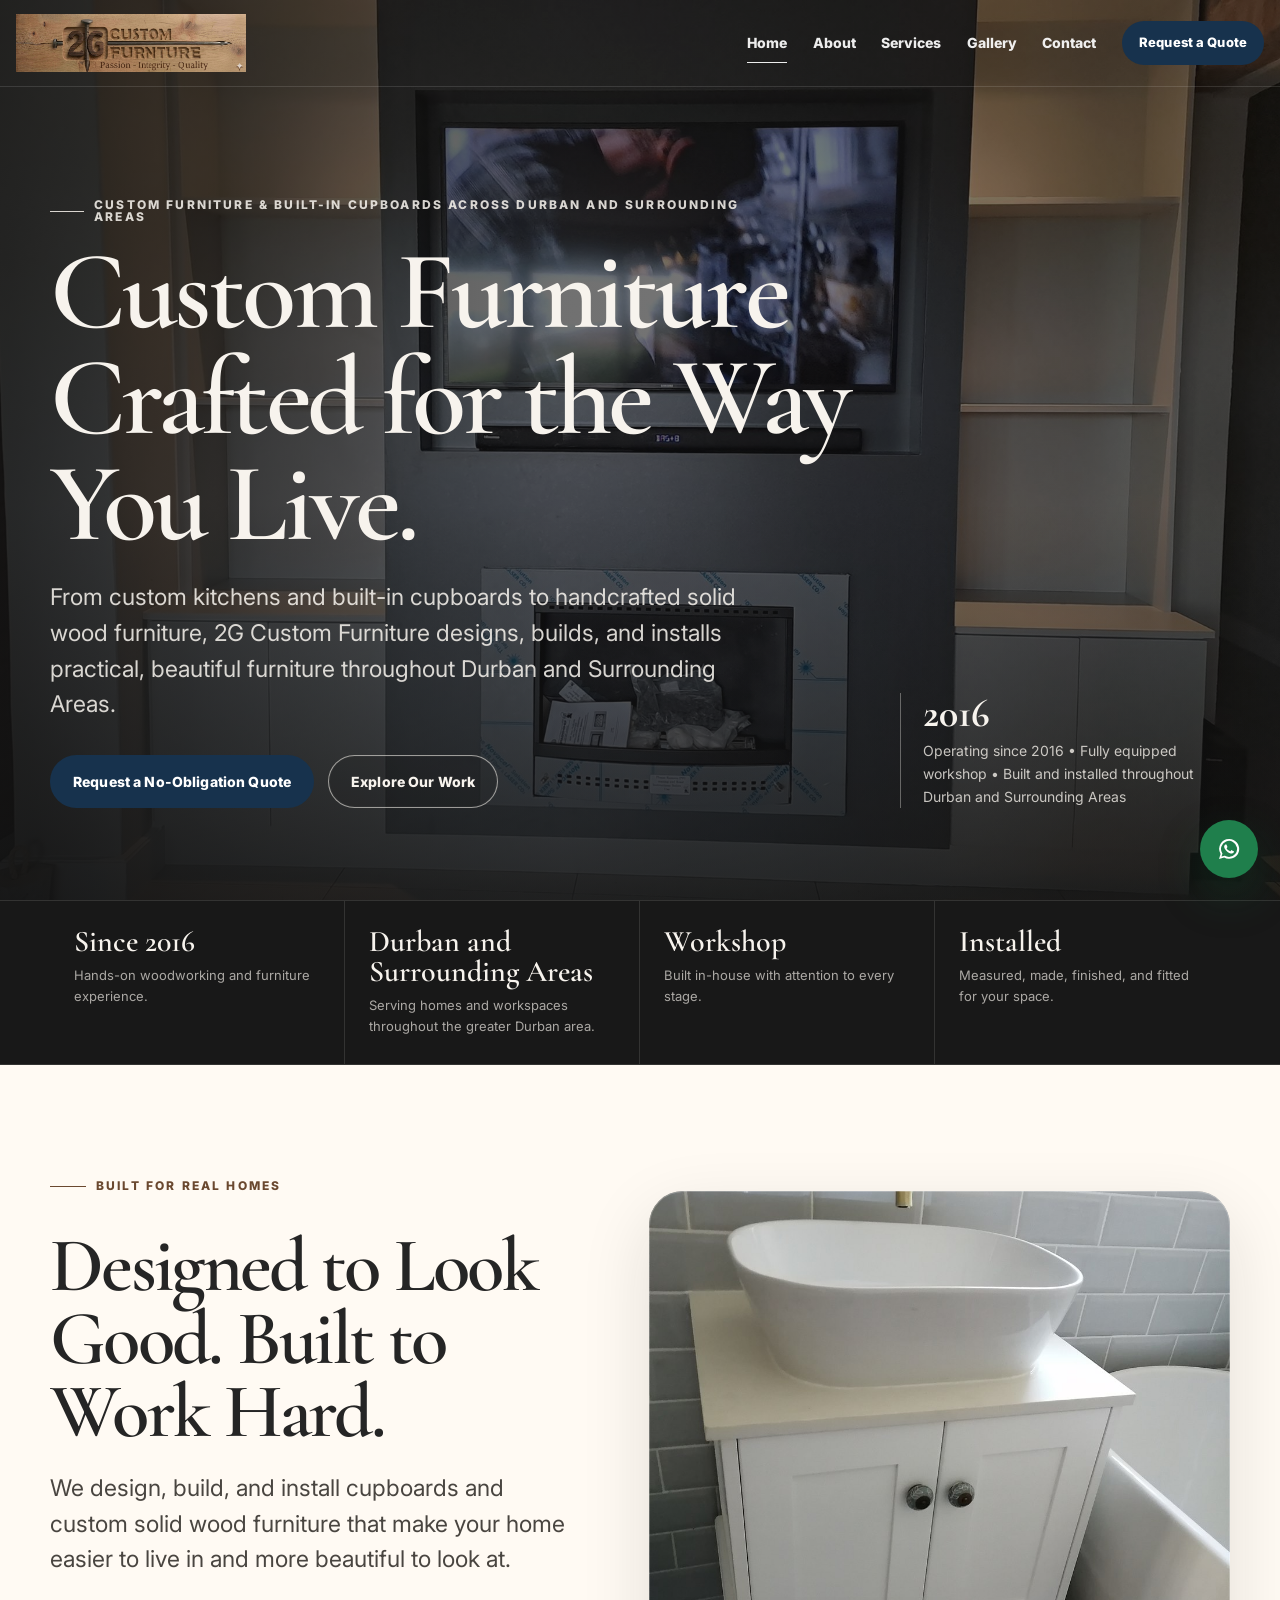
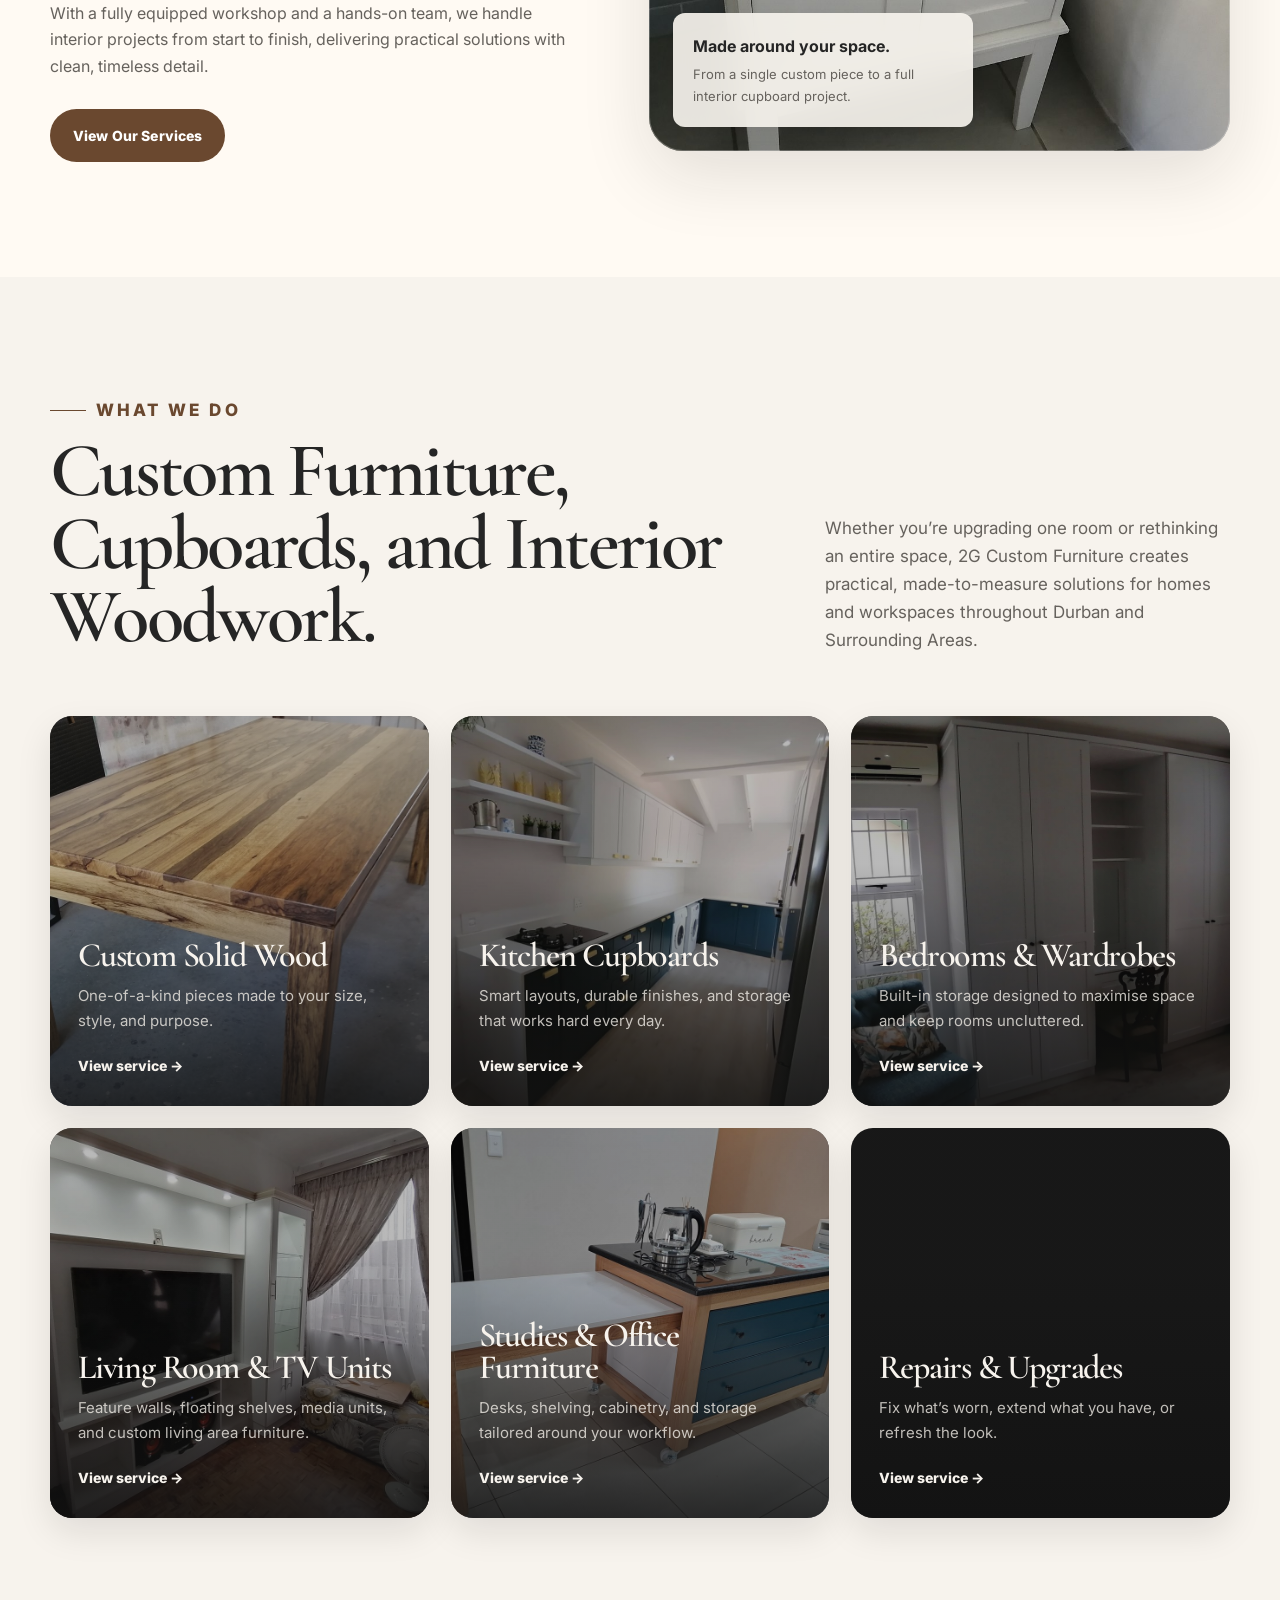
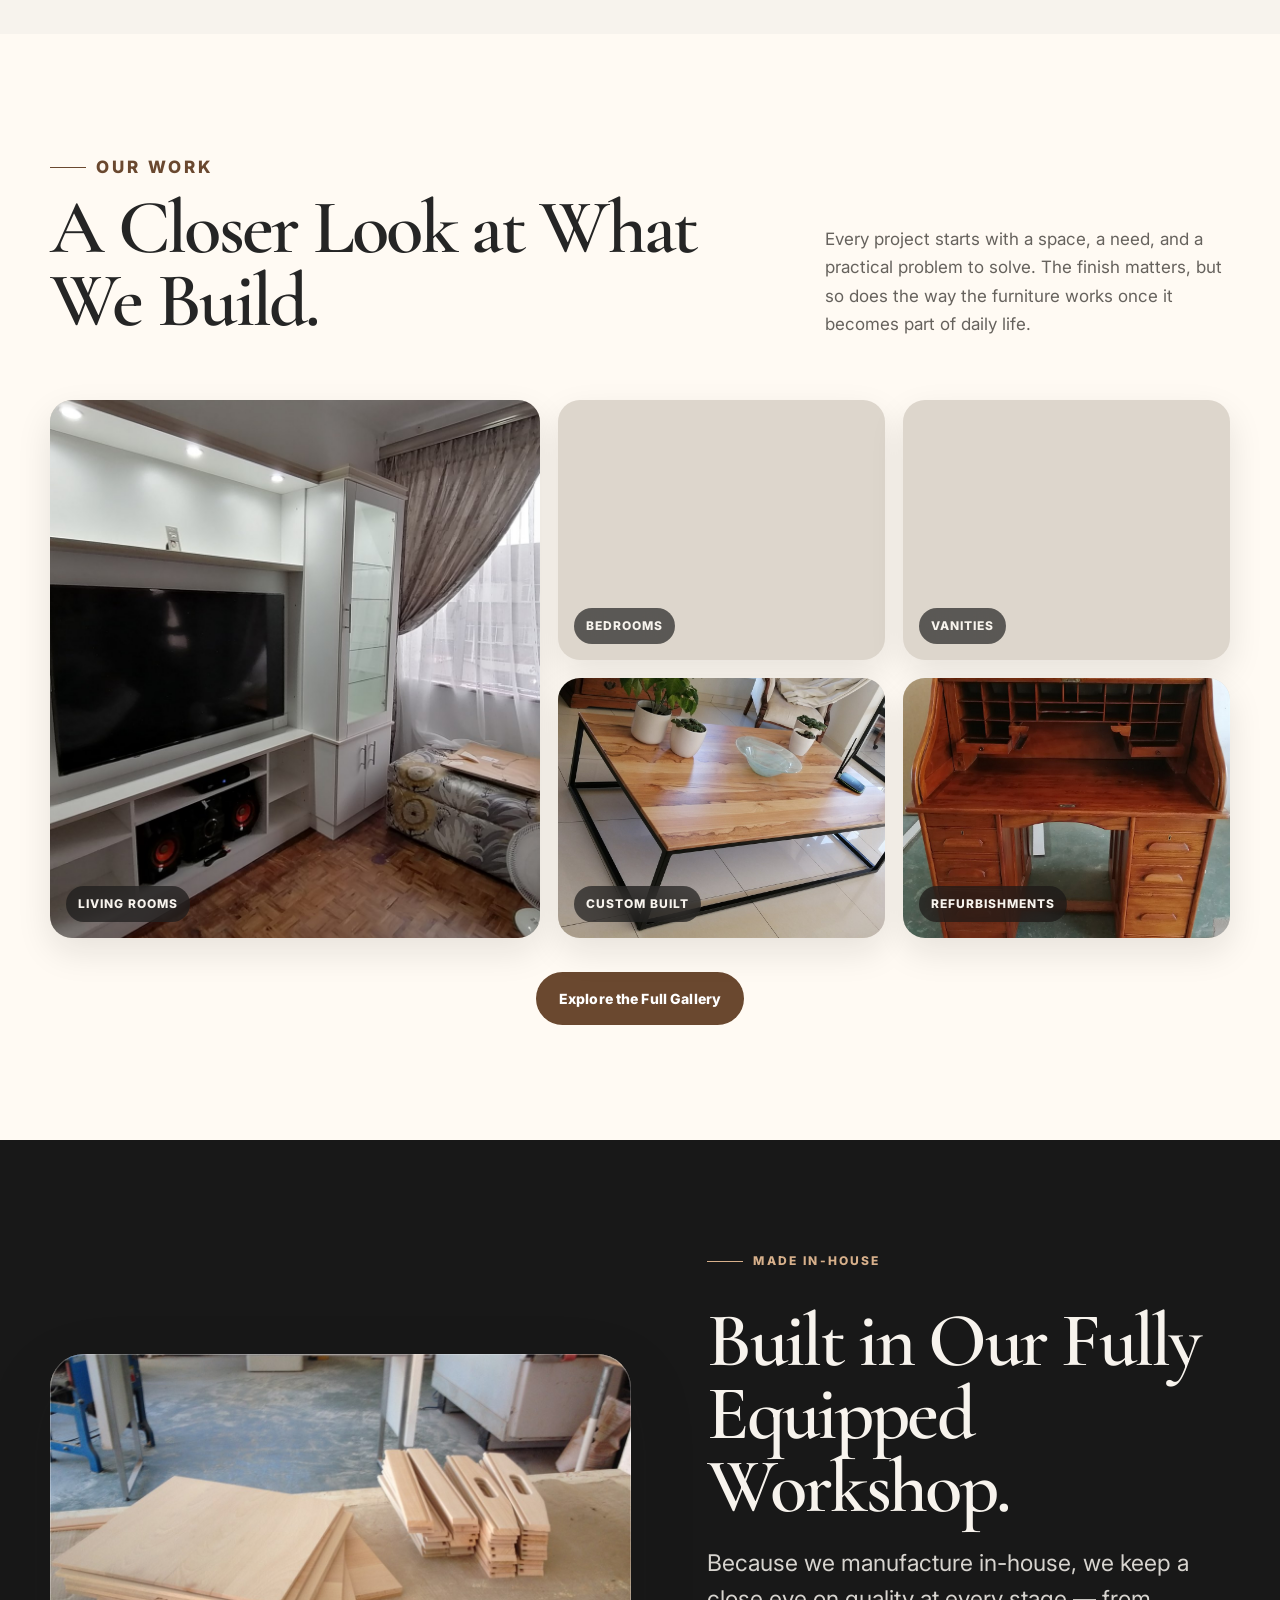
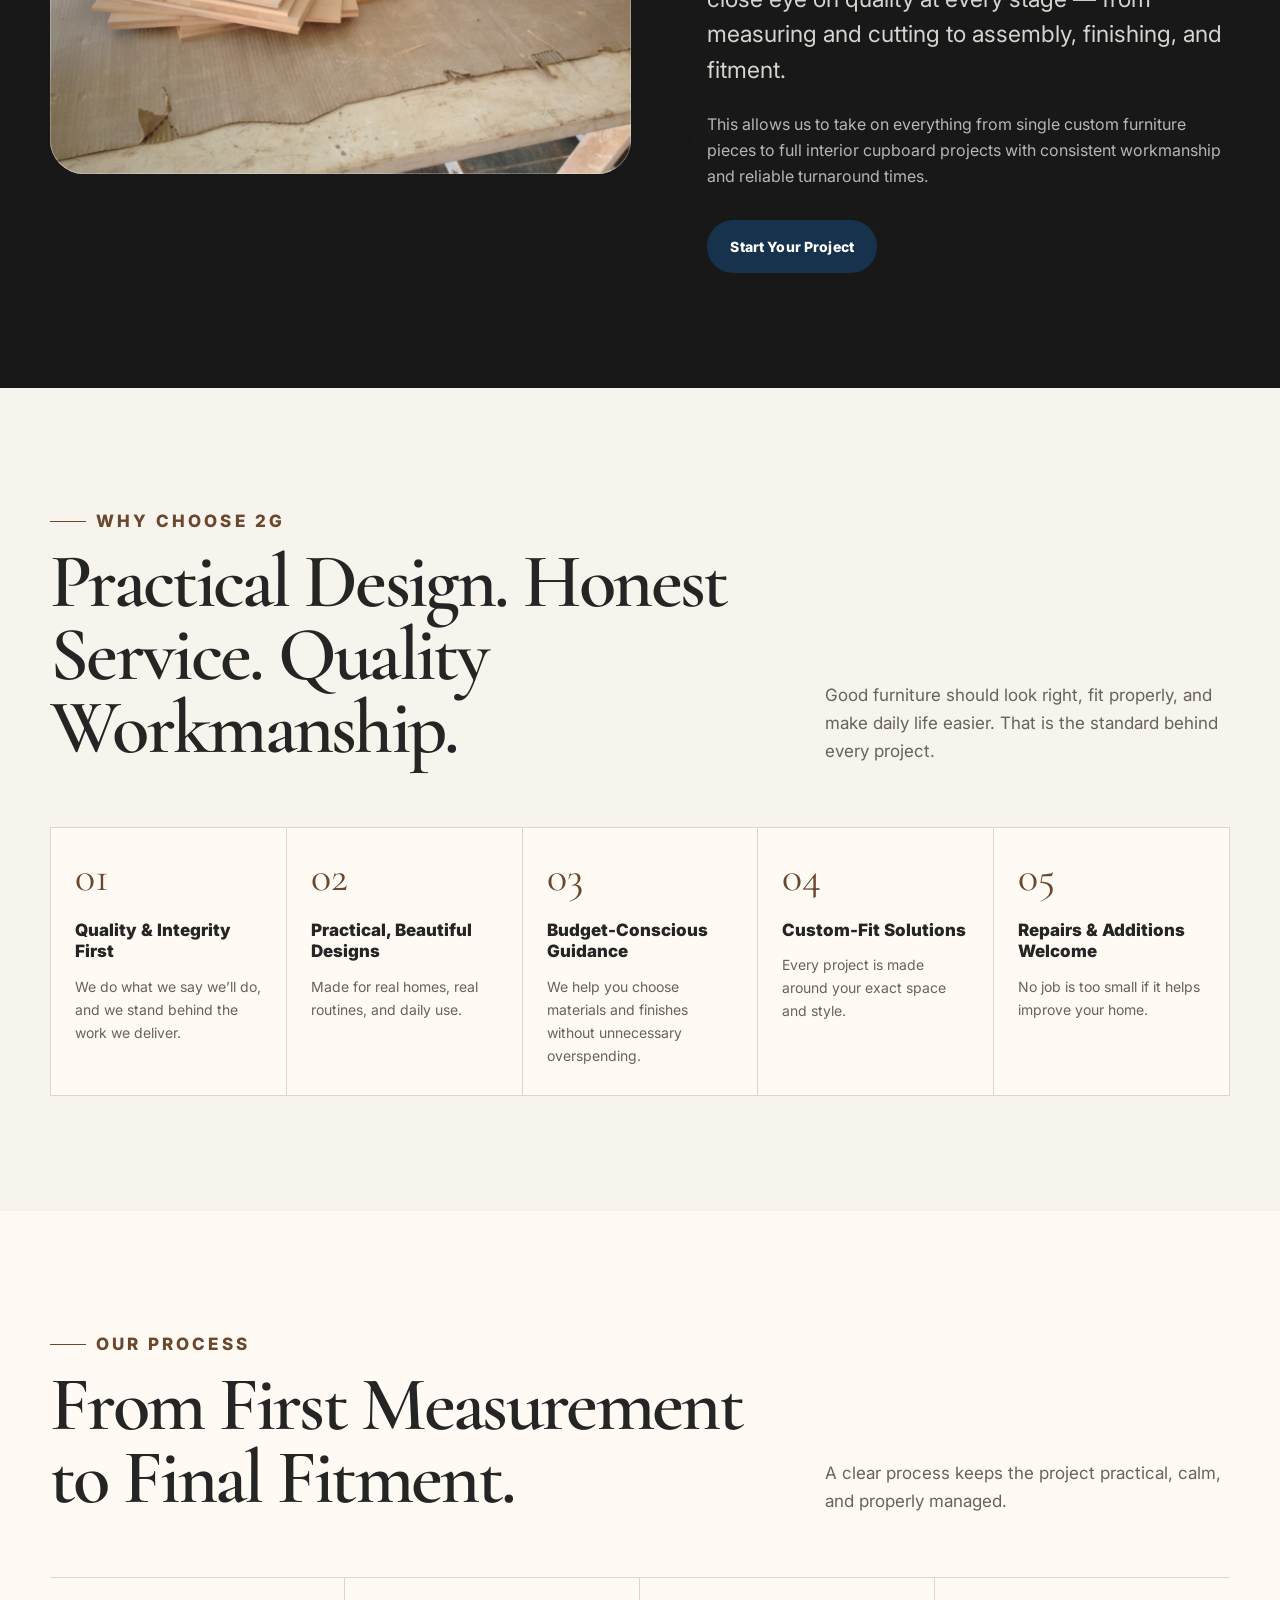
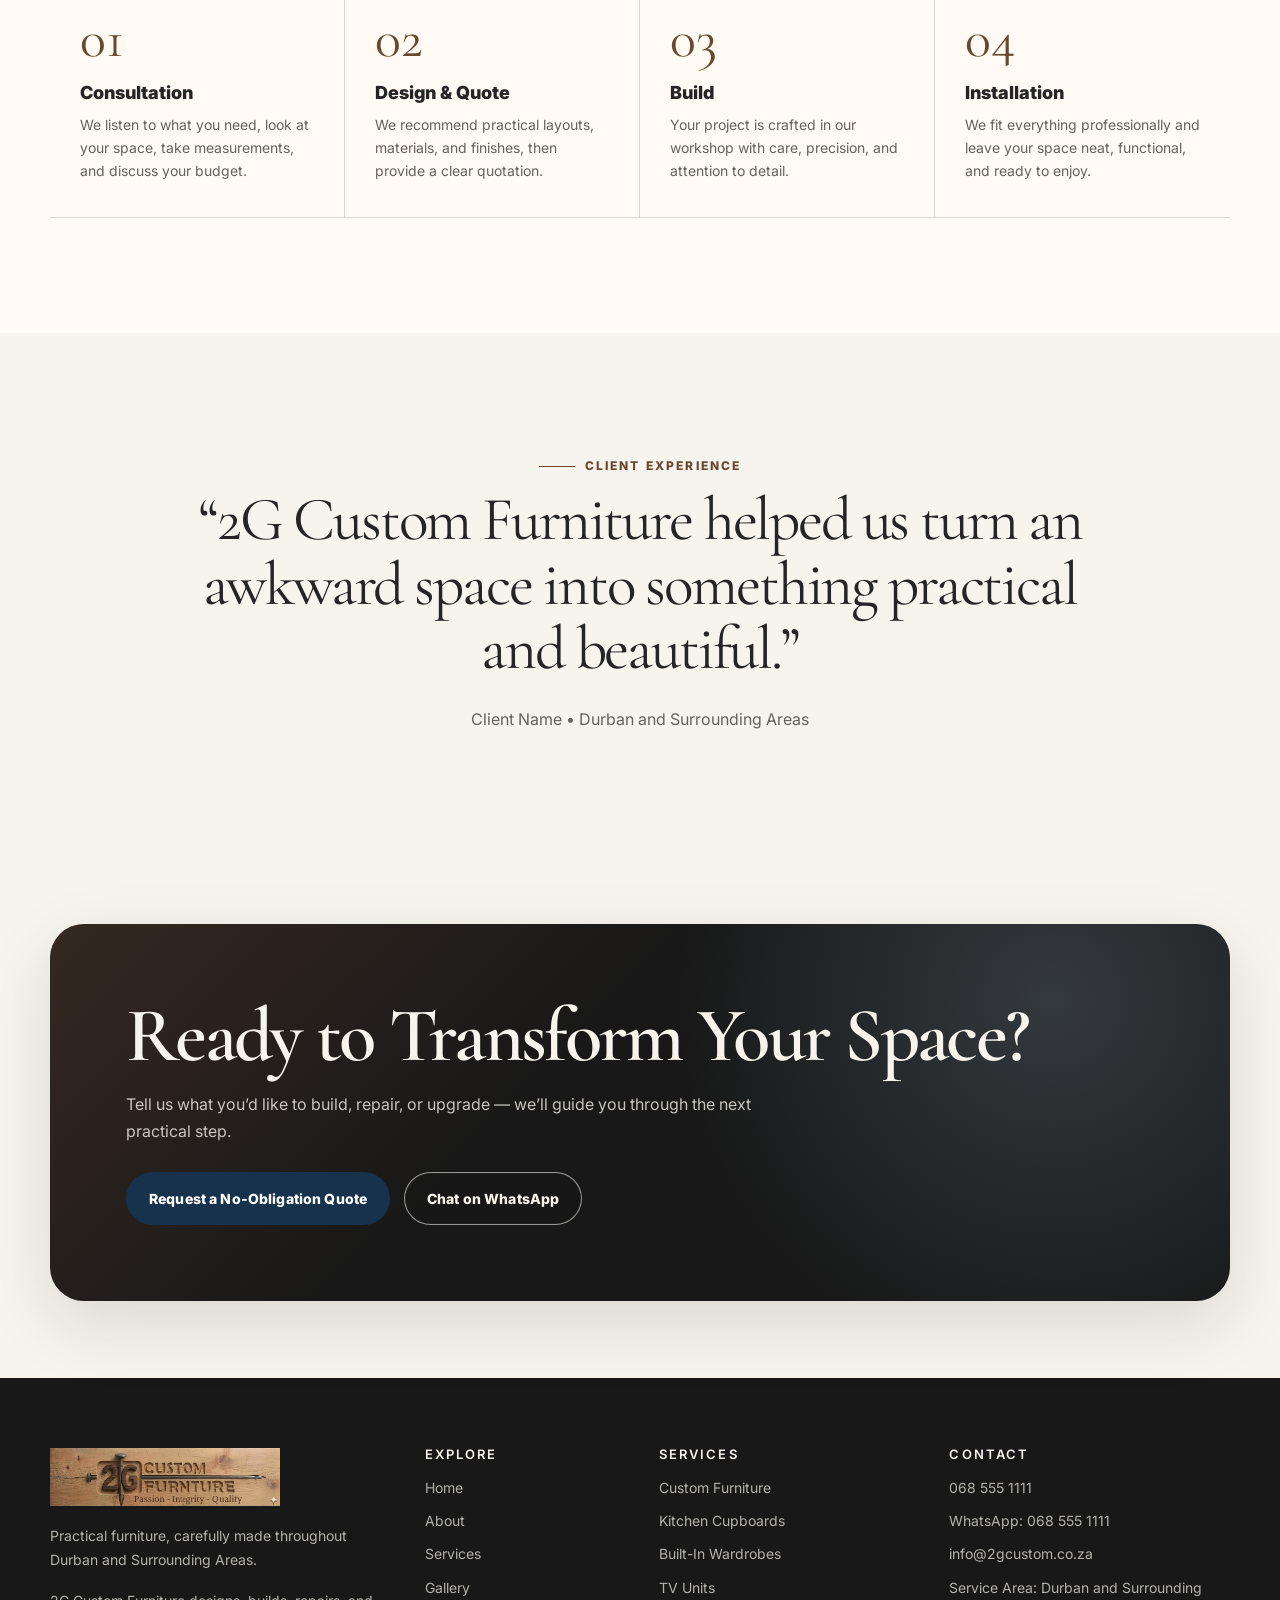
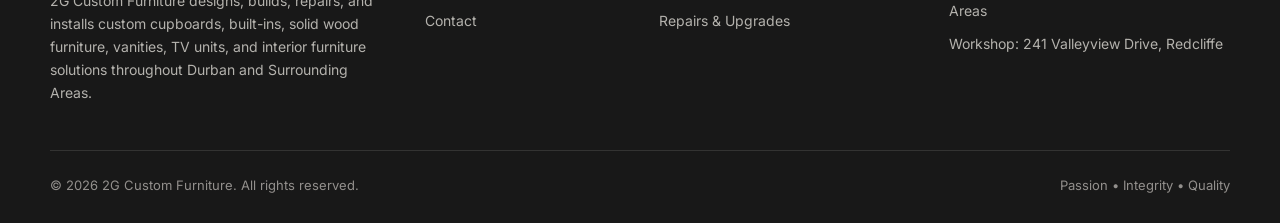
<file: index.html>
<!DOCTYPE html>

<html lang="en-ZA">
<head><script>document.documentElement.classList.add('has-js');</script>
<meta charset="utf-8"/>
<meta content="width=device-width, initial-scale=1" name="viewport"/>
<title>2G Custom Furniture | Custom Furniture in Durban and Surrounding Areas</title>
<meta content="2G Custom Furniture designs, builds, installs and repairs custom furniture, cupboards, wardrobes, TV units and vanities throughout Durban and Surrounding Areas." name="description"/>
<meta content="index, follow" name="robots"/>
<meta content="2G Custom Furniture | Custom Furniture in Durban and Surrounding Areas" property="og:title"/>
<meta content="2G Custom Furniture designs, builds, installs and repairs custom furniture, cupboards, wardrobes, TV units and vanities throughout Durban and Surrounding Areas." property="og:description"/>
<meta content="website" property="og:type"/>
<meta content="assets/images/hero/home-hero.jpg" property="og:image"/>
<meta content="#17324D" name="theme-color"/>
<link href="https://fonts.googleapis.com" rel="preconnect"/>
<link crossorigin="" href="https://fonts.gstatic.com" rel="preconnect"/>
<link href="https://fonts.googleapis.com/css2?family=Cormorant+Garamond:wght@500;600;700&amp;family=Inter:wght@400;500;700;800;900&amp;display=swap" rel="stylesheet"/>
<link href="assets/css/styles.css" rel="stylesheet"/>
<script type="application/ld+json">
{
  "@context": "https://schema.org",
  "@type": "LocalBusiness",
  "name": "2G Custom Furniture",
  "image": "assets/images/logo/2g-logo.png",
  "telephone": "+27 68 555 1111",
  "email": "info@2gcustom.co.za",
  "address": {
    "@type": "PostalAddress",
    "streetAddress": "241 Valleyview Drive",
    "addressLocality": "Redcliffe",
    "addressRegion": "KwaZulu-Natal",
    "addressCountry": "ZA"
  },
  "areaServed": "Durban and Surrounding Areas",
  "url": "https://www.2gcustom.co.za",
  "description": "Custom furniture, cupboards, built-ins, vanities, repairs, refurbishments and installations throughout Durban and Surrounding Areas.",
  "hasMap": "https://www.google.com/maps/search/?api=1&query=241+Valleyview+Drive+Redcliffe+KwaZulu-Natal"
}
  </script>
</head>
<body data-page="home">
<div aria-hidden="true" class="page-transition"><span></span></div>
<div aria-hidden="true" class="site-splash" id="site-splash">
<div class="splash-inner">
<img alt="" height="229" src="assets/images/logo/2g-logo.png" width="900"/>
<p>Passion <span>•</span> Integrity <span>•</span> Quality</p>
<div aria-hidden="true" class="splash-progress"><span></span></div>
</div>
</div>
<a class="skip-link" href="#main">Skip to content</a>
<header class="site-header">
<div class="nav-wrap">
<a aria-label="2G Custom Furniture home" class="logo" href="index.html">
<img alt="2G Custom Furniture logo" src="assets/images/logo/2g-logo.png"/>
</a>
<nav aria-label="Primary navigation" class="nav-links">
<a aria-current="page" class="active" href="index.html">Home</a>
<a href="about.html">About</a>
<a href="services.html">Services</a>
<a href="gallery.html">Gallery</a><a href="contact.html">Contact</a>
<a class="btn small-btn" href="contact.html">Request a Quote</a>
</nav>
<button aria-expanded="false" aria-label="Open menu" class="menu-toggle" type="button">
<span></span><span></span><span></span>
</button>
</div>
</header>
<main id="main">
<section class="hero">
<div class="hero-media"><img alt="Custom living room TV and fireplace unit built by 2G Custom Furniture" data-gallery-link="true" decoding="async" fetchpriority="high" src="assets/images/hero/home-hero.jpg" title="View this project in the gallery"/></div>
<div class="container hero-content">
<div class="hero-grid">
<div>
<p class="eyebrow">Custom Furniture &amp; Built-In Cupboards Across Durban and Surrounding Areas</p>
<h1>Custom Furniture Crafted for the Way You Live.</h1>
<p class="lead" style="margin-top:24px;">From custom kitchens and built-in cupboards to handcrafted solid wood furniture, 2G Custom Furniture designs, builds, and installs practical, beautiful furniture throughout Durban and Surrounding Areas.</p>
<div class="actions">
<a class="btn" href="contact.html">Request a No-Obligation Quote</a>
<a class="btn secondary" href="#work">Explore Our Work</a>
</div>
</div>
<div class="hero-note">
<strong>2016</strong>
          Operating since 2016 • Fully equipped workshop • Built and installed throughout Durban and Surrounding Areas
        </div>
</div>
</div>
</section>
<section aria-label="Trust highlights" class="trust-strip">
<div class="container trust-grid">
<div class="trust-item"><strong>Since 2016</strong><span>Hands-on woodworking and furniture experience.</span></div>
<div class="trust-item"><strong>Durban and Surrounding Areas</strong><span>Serving homes and workspaces throughout the greater Durban area.</span></div>
<div class="trust-item"><strong>Workshop</strong><span>Built in-house with attention to every stage.</span></div>
<div class="trust-item"><strong>Installed</strong><span>Measured, made, finished, and fitted for your space.</span></div>
</div>
</section>
<section class="section alt">
<div class="container split">
<div class="copy-stack reveal">
<p class="eyebrow">Built for Real Homes</p>
<h2>Designed to Look Good. Built to Work Hard.</h2>
<p class="lead">We design, build, and install cupboards and custom solid wood furniture that make your home easier to live in and more beautiful to look at.</p>
<p>With a fully equipped workshop and a hands-on team, we handle interior projects from start to finish, delivering practical solutions with clean, timeless detail.</p>
<div class="actions"><a class="btn walnut" href="services.html">View Our Services</a></div>
</div>
<div class="image-frame reveal">
<img alt="Custom white bathroom vanity made by 2G Custom Furniture" data-gallery-link="true" decoding="async" loading="lazy" src="assets/images/portfolio/vanity-feature.jpg" title="View this project in the gallery"/>
<div class="caption-card"><strong>Made around your space.</strong><p>From a single custom piece to a full interior cupboard project.</p></div>
</div>
</div>
</section>
<section class="section">
<div class="container">
<div class="section-heading reveal">
<div><p class="eyebrow">What We Do</p><h2>Custom Furniture, Cupboards, and Interior Woodwork.</h2></div>
<p>Whether you’re upgrading one room or rethinking an entire space, 2G Custom Furniture creates practical, made-to-measure solutions for homes and workspaces throughout Durban and Surrounding Areas.</p>
</div>
<div class="service-grid"><a class="service-card reveal" href="services.html#custom"><img alt="Custom solid wood furniture built in workshop" data-gallery-link="true" decoding="async" loading="lazy" src="assets/images/services/service-custom-furniture.jpg" title="View this project in the gallery"/><div class="service-card-content"><h3>Custom Solid Wood</h3><p>One-of-a-kind pieces made to your size, style, and purpose.</p><span class="link">View service →</span></div></a>
<a class="service-card reveal" href="services.html#kitchens"><img alt="Custom fitted kitchen cupboard project" data-gallery-link="true" decoding="async" loading="lazy" src="assets/images/services/service-kitchens.jpg" title="View this project in the gallery"/><div class="service-card-content"><h3>Kitchen Cupboards</h3><p>Smart layouts, durable finishes, and storage that works hard every day.</p><span class="link">View service →</span></div></a>
<a class="service-card reveal" href="services.html#bedrooms"><img alt="Built-in bedroom wardrobe project" data-gallery-link="true" decoding="async" loading="lazy" src="assets/images/services/service-bedrooms.jpg" title="View this project in the gallery"/><div class="service-card-content"><h3>Bedrooms &amp; Wardrobes</h3><p>Built-in storage designed to maximise space and keep rooms uncluttered.</p><span class="link">View service →</span></div></a>
<a class="service-card reveal" href="services.html#living"><img alt="Custom TV unit and living room feature wall" data-gallery-link="true" decoding="async" loading="lazy" src="assets/images/services/service-living-room.jpg" title="View this project in the gallery"/><div class="service-card-content"><h3>Living Room &amp; TV Units</h3><p>Feature walls, floating shelves, media units, and custom living area furniture.</p><span class="link">View service →</span></div></a>
<a class="service-card reveal" href="services.html#office"><img alt="Custom wood table and workshop project" data-gallery-link="true" decoding="async" loading="lazy" src="assets/images/services/service-office.jpg" title="View this project in the gallery"/><div class="service-card-content"><h3>Studies &amp; Office Furniture</h3><p>Desks, shelving, cabinetry, and storage tailored around your workflow.</p><span class="link">View service →</span></div></a>
<a class="service-card reveal" href="services.html#repairs"><img alt="Work in progress furniture and woodwork repair project" data-gallery-link="true" decoding="async" loading="lazy" src="assets/images/services/service-repairs.jpg" title="View this project in the gallery"/><div class="service-card-content"><h3>Repairs &amp; Upgrades</h3><p>Fix what’s worn, extend what you have, or refresh the look.</p><span class="link">View service →</span></div></a>
</div>
</div>
</section>
<section class="section alt" id="work">
<div class="container">
<div class="section-heading reveal">
<div><p class="eyebrow">Our Work</p><h2>A Closer Look at What We Build.</h2></div>
<p>Every project starts with a space, a need, and a practical problem to solve. The finish matters, but so does the way the furniture works once it becomes part of daily life.</p>
</div>
<div class="gallery-grid reveal">
<div class="gallery-item big"><img alt="Custom living room wall unit with TV and fireplace" data-gallery-link="true" decoding="async" loading="lazy" src="assets/images/portfolio/living-room-01.jpg" title="View this project in the gallery"/><span class="gallery-label">Living Rooms</span></div>
<div class="gallery-item"><img alt="Walk-in wardrobe built-in cupboard interior" data-gallery-link="true" decoding="async" loading="lazy" src="assets/images/portfolio/bedroom-01.jpg" title="View this project in the gallery"/><span class="gallery-label">Bedrooms</span></div>
<div class="gallery-item"><img alt="Custom white double bathroom vanity" data-gallery-link="true" decoding="async" loading="lazy" src="assets/images/portfolio/vanity-01.jpg" title="View this project in the gallery"/><span class="gallery-label">Vanities</span></div>
<div class="gallery-item"><img alt="Solid wood children table and chairs in workshop" data-gallery-link="true" decoding="async" loading="lazy" src="assets/images/portfolio/custom-built-01.jpg" title="View this project in the gallery"/><span class="gallery-label">Custom Built</span></div>
<div class="gallery-item"><img alt="Furniture work in progress at workshop" data-gallery-link="true" decoding="async" loading="lazy" src="assets/images/portfolio/refurbish-01.jpg" title="View this project in the gallery"/><span class="gallery-label">Refurbishments</span></div>
</div>
<div class="gallery-preview-action reveal"><a class="btn walnut" href="gallery.html">Explore the Full Gallery</a></div></div>
</section>
<section class="section dark">
<div class="container split reverse">
<div class="image-frame short reveal"><img alt="2G Custom Furniture workshop project in progress" data-gallery-link="true" decoding="async" loading="lazy" src="assets/images/workshop/workshop-01.jpg" title="View this project in the gallery"/></div>
<div class="copy-stack reveal">
<p class="eyebrow">Made In-House</p>
<h2>Built in Our Fully Equipped Workshop.</h2>
<p class="lead">Because we manufacture in-house, we keep a close eye on quality at every stage — from measuring and cutting to assembly, finishing, and fitment.</p>
<p>This allows us to take on everything from single custom furniture pieces to full interior cupboard projects with consistent workmanship and reliable turnaround times.</p>
<div class="actions"><a class="btn" href="contact.html">Start Your Project</a></div>
</div>
</div>
</section>
<section class="section">
<div class="container">
<div class="section-heading reveal"><div><p class="eyebrow">Why Choose 2G</p><h2>Practical Design. Honest Service. Quality Workmanship.</h2></div><p>Good furniture should look right, fit properly, and make daily life easier. That is the standard behind every project.</p></div>
<div class="reason-grid reveal">
<div class="reason"><span class="num">01</span><h3>Quality &amp; Integrity First</h3><p>We do what we say we’ll do, and we stand behind the work we deliver.</p></div>
<div class="reason"><span class="num">02</span><h3>Practical, Beautiful Designs</h3><p>Made for real homes, real routines, and daily use.</p></div>
<div class="reason"><span class="num">03</span><h3>Budget-Conscious Guidance</h3><p>We help you choose materials and finishes without unnecessary overspending.</p></div>
<div class="reason"><span class="num">04</span><h3>Custom-Fit Solutions</h3><p>Every project is made around your exact space and style.</p></div>
<div class="reason"><span class="num">05</span><h3>Repairs &amp; Additions Welcome</h3><p>No job is too small if it helps improve your home.</p></div>
</div>
</div>
</section>
<section class="section alt">
<div class="container">
<div class="section-heading reveal"><div><p class="eyebrow">Our Process</p><h2>From First Measurement to Final Fitment.</h2></div><p>A clear process keeps the project practical, calm, and properly managed.</p></div>
<div class="process reveal">
<div class="step"><span>01</span><h3>Consultation</h3><p>We listen to what you need, look at your space, take measurements, and discuss your budget.</p></div>
<div class="step"><span>02</span><h3>Design &amp; Quote</h3><p>We recommend practical layouts, materials, and finishes, then provide a clear quotation.</p></div>
<div class="step"><span>03</span><h3>Build</h3><p>Your project is crafted in our workshop with care, precision, and attention to detail.</p></div>
<div class="step"><span>04</span><h3>Installation</h3><p>We fit everything professionally and leave your space neat, functional, and ready to enjoy.</p></div>
</div>
</div>
</section>
<section class="section">
<div class="container testimonial reveal">
<p class="eyebrow">Client Experience</p>
<blockquote>“2G Custom Furniture helped us turn an awkward space into something practical and beautiful.”</blockquote>
<cite>Client Name • Durban and Surrounding Areas <!-- Replace with real testimonial before launch --></cite>
</div>
</section>
<section class="section tight">
<div class="container cta-panel reveal">
<h2>Ready to Transform Your Space?</h2>
<p>Tell us what you’d like to build, repair, or upgrade — we’ll guide you through the next practical step.</p>
<div class="actions"><a class="btn" href="contact.html">Request a No-Obligation Quote</a><a class="btn secondary" href="https://wa.me/27685551111" rel="noopener" target="_blank">Chat on WhatsApp</a></div>
</div>
</section>
</main>
<a aria-label="Chat with 2G Custom Furniture on WhatsApp" class="whatsapp-float" href="https://wa.me/27685551111" rel="noopener" target="_blank"><svg aria-hidden="true" focusable="false" viewBox="0 0 24 24"><path d="M12.03 2A9.84 9.84 0 0 0 3.6 16.92L2 22l5.2-1.53A9.93 9.93 0 1 0 12.03 2Zm0 17.96a8.08 8.08 0 0 1-4.12-1.13l-.3-.18-3.08.91.94-3-.2-.31a8.03 8.03 0 1 1 6.76 3.71Zm4.42-6.02c-.24-.12-1.43-.7-1.65-.79-.22-.08-.38-.12-.54.12-.16.24-.62.79-.76.95-.14.16-.28.18-.52.06-.24-.12-1.02-.38-1.94-1.2a7.28 7.28 0 0 1-1.34-1.67c-.14-.24-.02-.37.1-.49.11-.11.24-.28.36-.42.12-.14.16-.24.24-.4.08-.16.04-.3-.02-.42-.06-.12-.54-1.3-.74-1.78-.19-.47-.39-.4-.54-.41h-.46c-.16 0-.42.06-.64.3-.22.24-.84.82-.84 2s.86 2.32.98 2.48c.12.16 1.69 2.58 4.1 3.62.57.25 1.02.4 1.37.51.58.18 1.1.16 1.51.1.46-.07 1.43-.59 1.63-1.15.2-.56.2-1.04.14-1.14-.06-.1-.22-.16-.46-.28Z" fill="currentColor"></path></svg><span class="whatsapp-label">WhatsApp</span></a>
<footer class="site-footer">
<div class="container">
<div class="footer-grid">
<div>
<img alt="2G Custom Furniture logo" class="footer-logo" src="assets/images/logo/2g-logo.png"/>
<p>Practical furniture, carefully made throughout Durban and Surrounding Areas.</p>
<p style="margin-top:18px;">2G Custom Furniture designs, builds, repairs, and installs custom cupboards, built-ins, solid wood furniture, vanities, TV units, and interior furniture solutions throughout Durban and Surrounding Areas.</p>
</div>
<div>
<h3>Explore</h3>
<ul>
<li><a href="index.html">Home</a></li>
<li><a href="about.html">About</a></li>
<li><a href="services.html">Services</a></li>
<li><a href="gallery.html">Gallery</a></li><li><a href="contact.html">Contact</a></li>
</ul>
</div>
<div>
<h3>Services</h3>
<ul><li><a href="services.html#custom">Custom Furniture</a></li>
<li><a href="services.html#kitchens">Kitchen Cupboards</a></li>
<li><a href="services.html#bedrooms">Built-In Wardrobes</a></li>
<li><a href="services.html#living">TV Units</a></li>
<li><a href="services.html#repairs">Repairs &amp; Upgrades</a></li>
</ul>
</div>
<div>
<h3>Contact</h3>
<ul>
<li><a href="tel:+27685551111">068 555 1111</a></li>
<li><a href="https://wa.me/27685551111" rel="noopener" target="_blank">WhatsApp: 068 555 1111</a></li>
<li><a href="mailto:info@2gcustom.co.za">info@2gcustom.co.za</a></li>
<li>Service Area: Durban and Surrounding Areas</li>
<li>Workshop: 241 Valleyview Drive, Redcliffe</li>
</ul>
</div>
</div>
<div class="footer-bottom">
<span>© 2026 2G Custom Furniture. All rights reserved.</span>
<span>Passion • Integrity • Quality</span>
</div>
</div>
</footer>
<script src="assets/js/main.js"></script>
</body>
</html>
</file>
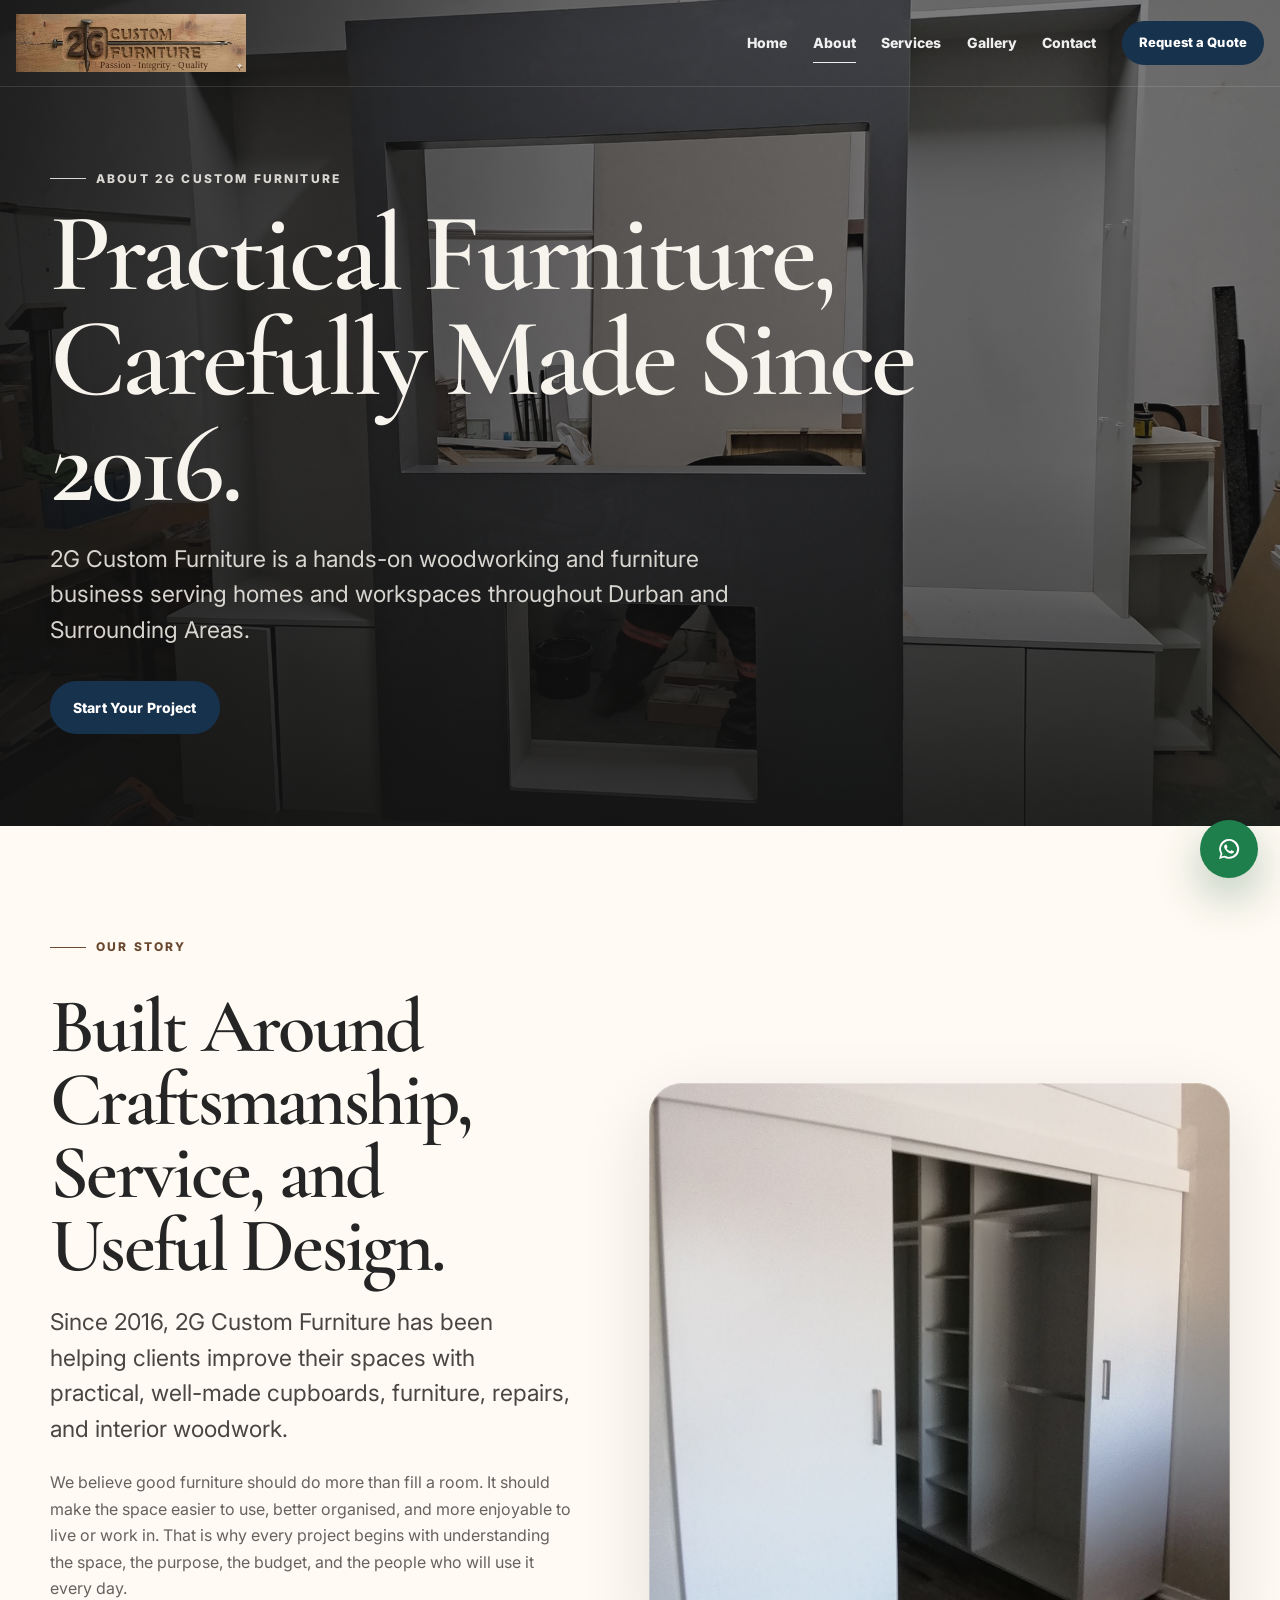
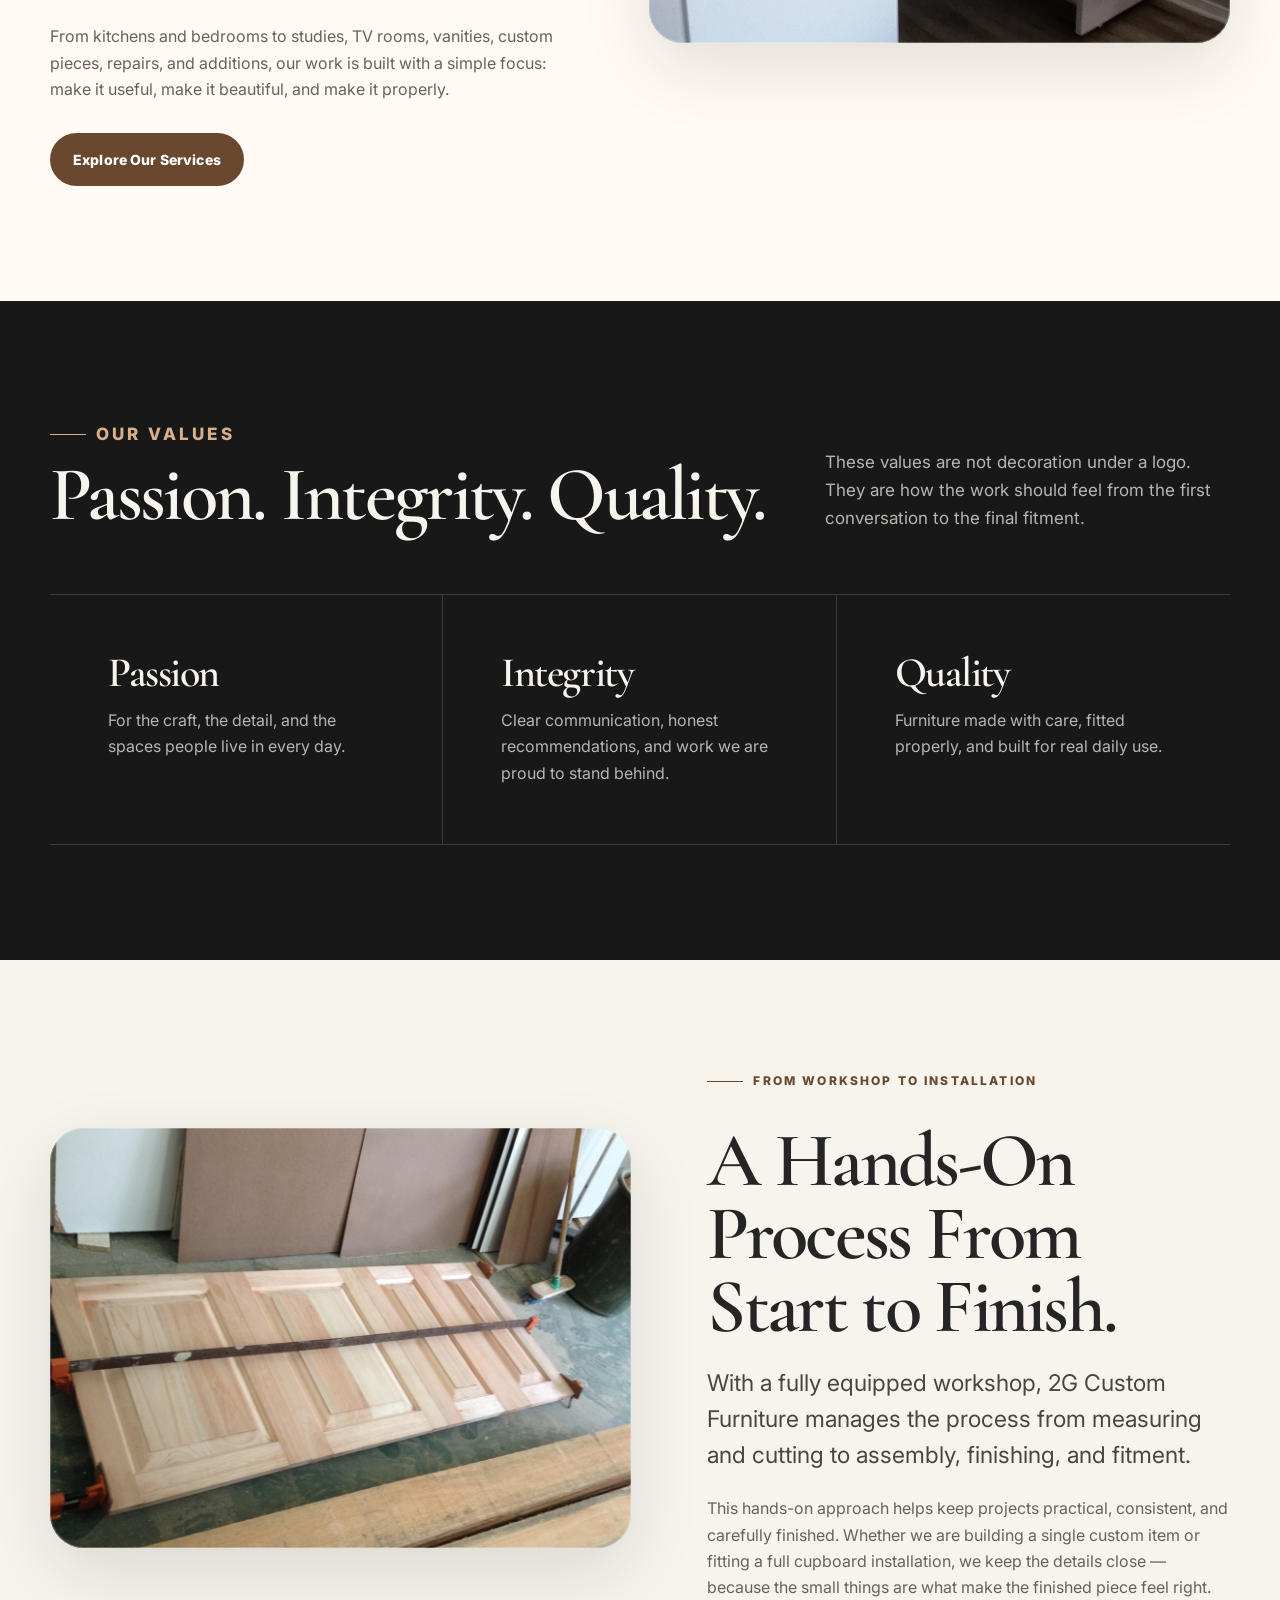
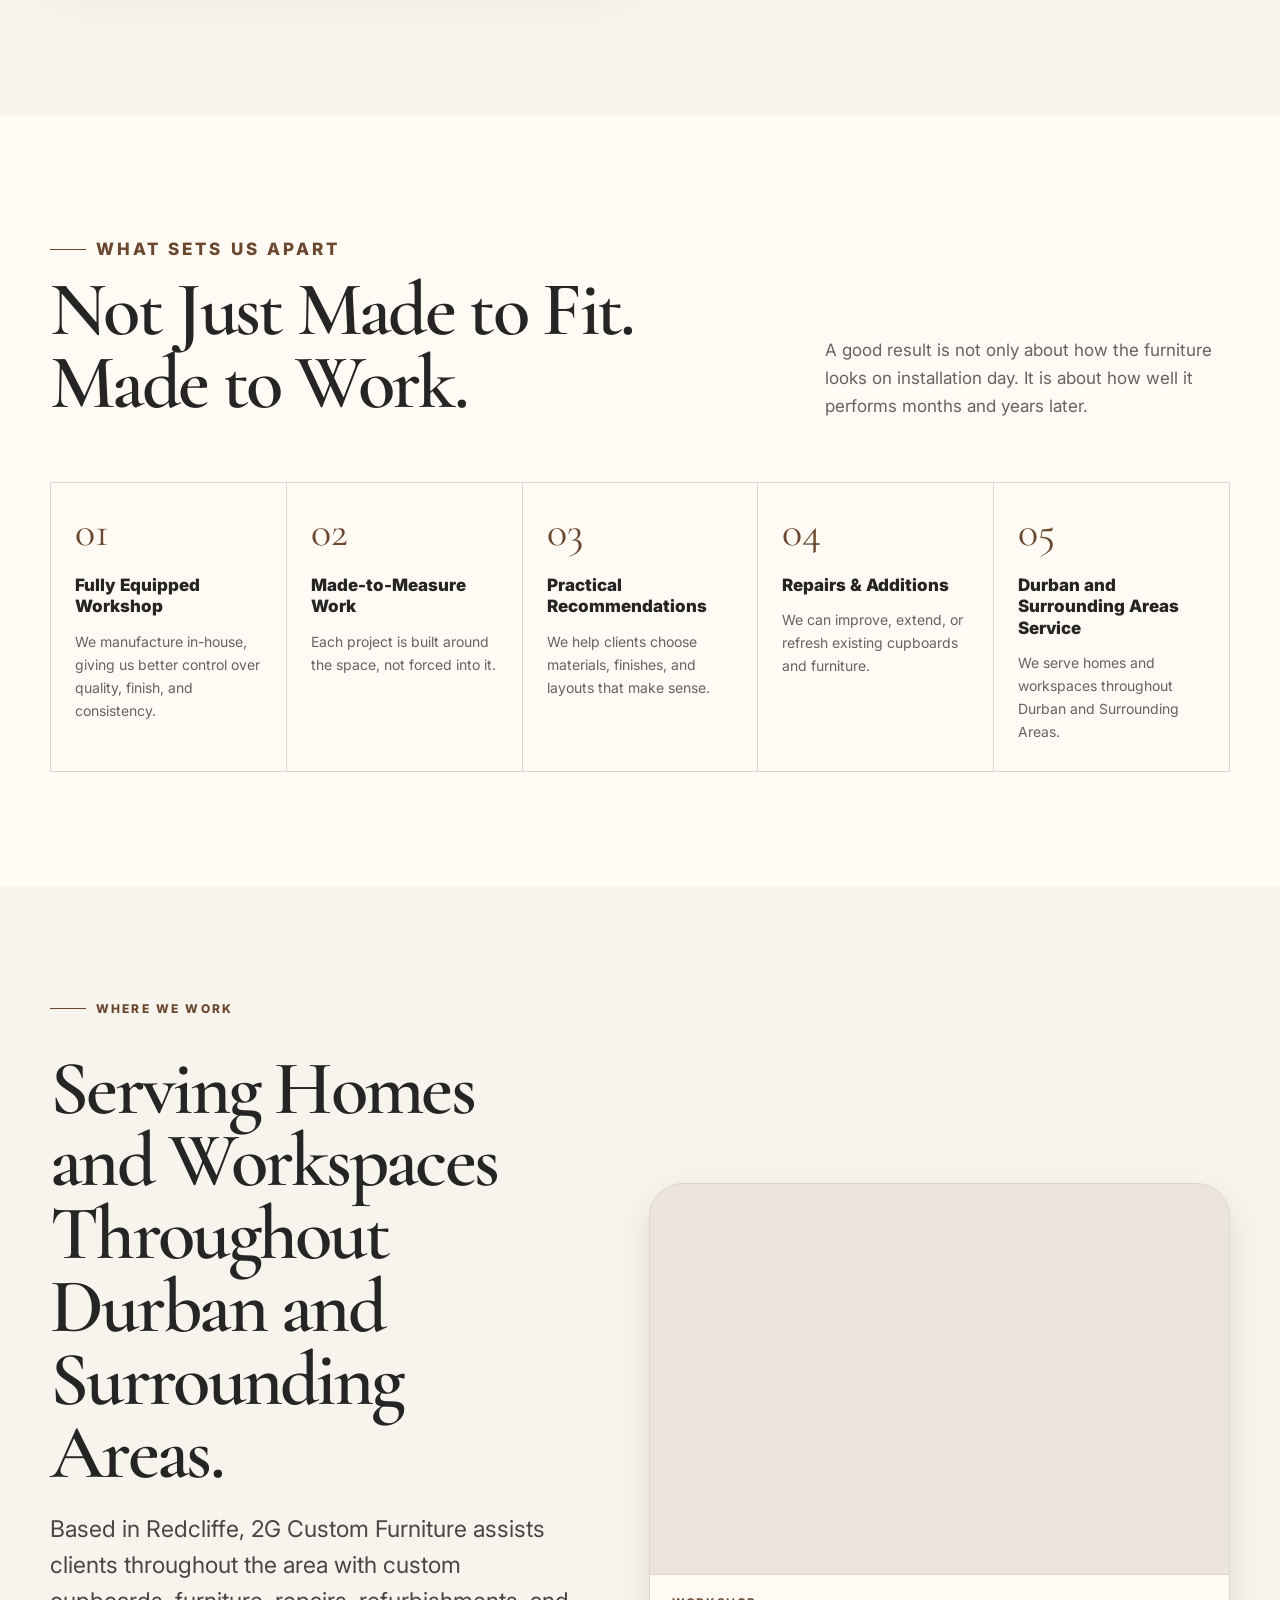
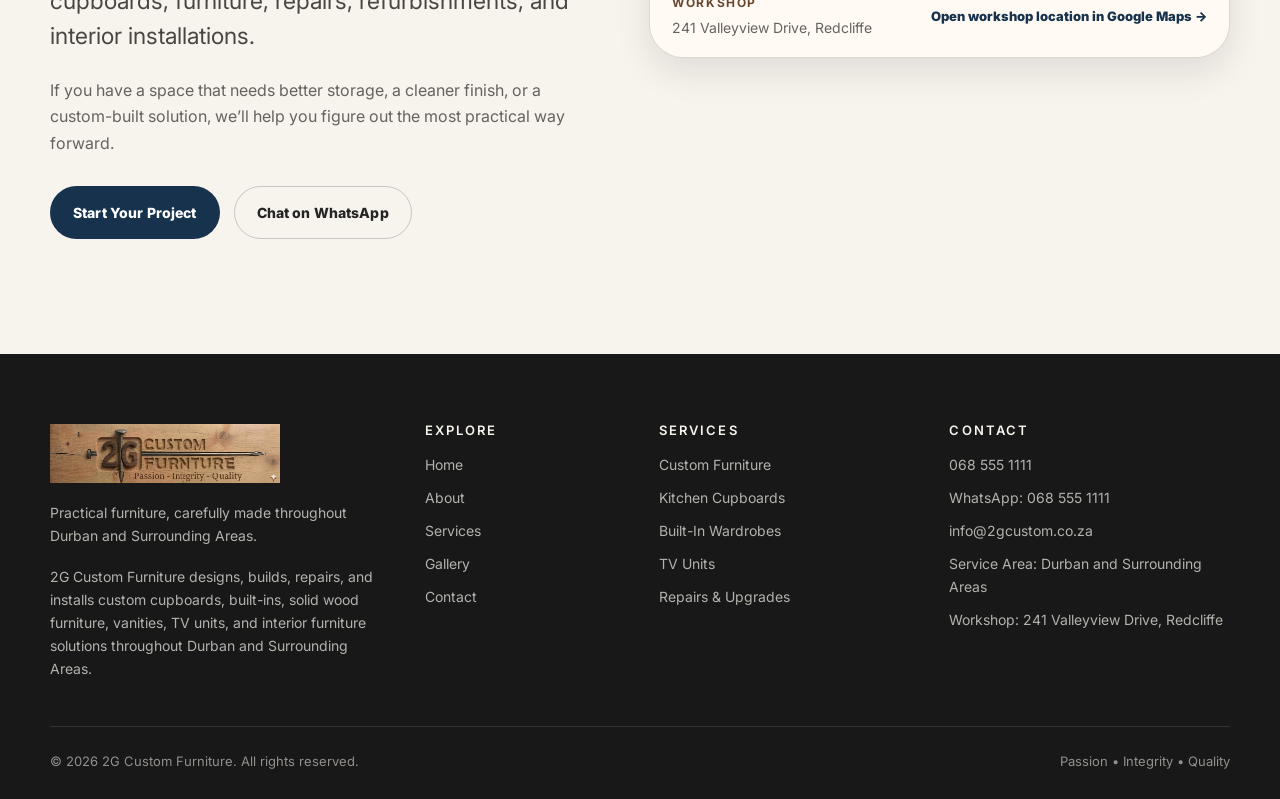
<file: about.html>
<!DOCTYPE html>

<html lang="en-ZA">
<head><script>document.documentElement.classList.add('has-js');</script>
<meta charset="utf-8"/>
<meta content="width=device-width, initial-scale=1" name="viewport"/>
<title>About 2G Custom Furniture | Furniture Makers in Durban and Surrounding Areas</title>
<meta content="Learn about 2G Custom Furniture, creating practical custom furniture, cupboards, repairs and built-in solutions throughout Durban and Surrounding Areas since 2016." name="description"/>
<meta content="index, follow" name="robots"/>
<meta content="About 2G Custom Furniture | Furniture Makers in Durban and Surrounding Areas" property="og:title"/>
<meta content="Learn about 2G Custom Furniture, creating practical custom furniture, cupboards, repairs and built-in solutions throughout Durban and Surrounding Areas since 2016." property="og:description"/>
<meta content="website" property="og:type"/>
<meta content="assets/images/hero/about-hero.jpg" property="og:image"/>
<meta content="#17324D" name="theme-color"/>
<link href="https://fonts.googleapis.com" rel="preconnect"/>
<link crossorigin="" href="https://fonts.gstatic.com" rel="preconnect"/>
<link href="https://fonts.googleapis.com/css2?family=Cormorant+Garamond:wght@500;600;700&amp;family=Inter:wght@400;500;700;800;900&amp;display=swap" rel="stylesheet"/>
<link href="assets/css/styles.css" rel="stylesheet"/>
<script type="application/ld+json">
{
  "@context": "https://schema.org",
  "@type": "LocalBusiness",
  "name": "2G Custom Furniture",
  "image": "assets/images/logo/2g-logo.png",
  "telephone": "+27 68 555 1111",
  "email": "info@2gcustom.co.za",
  "address": {
    "@type": "PostalAddress",
    "streetAddress": "241 Valleyview Drive",
    "addressLocality": "Redcliffe",
    "addressRegion": "KwaZulu-Natal",
    "addressCountry": "ZA"
  },
  "areaServed": "Durban and Surrounding Areas",
  "url": "https://www.2gcustom.co.za",
  "description": "Custom furniture, cupboards, built-ins, vanities, repairs, refurbishments and installations throughout Durban and Surrounding Areas.",
  "hasMap": "https://www.google.com/maps/search/?api=1&query=241+Valleyview+Drive+Redcliffe+KwaZulu-Natal"
}
  </script>
</head>
<body data-page="about">
<div aria-hidden="true" class="page-transition"><span></span></div>
<div aria-hidden="true" class="site-splash" id="site-splash">
<div class="splash-inner">
<img alt="" height="229" src="assets/images/logo/2g-logo.png" width="900"/>
<p>Passion <span>•</span> Integrity <span>•</span> Quality</p>
<div aria-hidden="true" class="splash-progress"><span></span></div>
</div>
</div>
<a class="skip-link" href="#main">Skip to content</a>
<header class="site-header">
<div class="nav-wrap">
<a aria-label="2G Custom Furniture home" class="logo" href="index.html">
<img alt="2G Custom Furniture logo" src="assets/images/logo/2g-logo.png"/>
</a>
<nav aria-label="Primary navigation" class="nav-links">
<a href="index.html">Home</a>
<a aria-current="page" class="active" href="about.html">About</a>
<a href="services.html">Services</a>
<a href="gallery.html">Gallery</a><a href="contact.html">Contact</a>
<a class="btn small-btn" href="contact.html">Request a Quote</a>
</nav>
<button aria-expanded="false" aria-label="Open menu" class="menu-toggle" type="button">
<span></span><span></span><span></span>
</button>
</div>
</header>
<main id="main">
<section class="hero inner-hero">
<div class="hero-media"><img alt="Custom solid wood furniture in progress at 2G Custom Furniture workshop" data-gallery-link="true" decoding="async" fetchpriority="high" src="assets/images/hero/about-hero.jpg" title="View this project in the gallery"/></div>
<div class="container hero-content">
<p class="eyebrow">About 2G Custom Furniture</p>
<h1>Practical Furniture, Carefully Made Since 2016.</h1>
<p class="lead" style="margin-top:24px;">2G Custom Furniture is a hands-on woodworking and furniture business serving homes and workspaces throughout Durban and Surrounding Areas.</p>
<div class="actions"><a class="btn" href="contact.html">Start Your Project</a></div>
</div>
</section>
<section class="section alt">
<div class="container split">
<div class="copy-stack reveal">
<p class="eyebrow">Our Story</p>
<h2>Built Around Craftsmanship, Service, and Useful Design.</h2>
<p class="lead">Since 2016, 2G Custom Furniture has been helping clients improve their spaces with practical, well-made cupboards, furniture, repairs, and interior woodwork.</p>
<p>We believe good furniture should do more than fill a room. It should make the space easier to use, better organised, and more enjoyable to live or work in. That is why every project begins with understanding the space, the purpose, the budget, and the people who will use it every day.</p>
<p>From kitchens and bedrooms to studies, TV rooms, vanities, custom pieces, repairs, and additions, our work is built with a simple focus: make it useful, make it beautiful, and make it properly.</p>
<div class="actions"><a class="btn walnut" href="services.html">Explore Our Services</a></div>
</div>
<div class="image-frame reveal"><img alt="Built-in wardrobe installation by 2G Custom Furniture" data-gallery-link="true" decoding="async" loading="lazy" src="assets/images/workshop/installation-01.jpg" title="View this project in the gallery"/></div>
</div>
</section>
<section class="section dark">
<div class="container">
<div class="section-heading reveal"><div><p class="eyebrow">Our Values</p><h2>Passion. Integrity. Quality.</h2></div><p>These values are not decoration under a logo. They are how the work should feel from the first conversation to the final fitment.</p></div>
<div class="values-band reveal">
<div class="value-block"><h3>Passion</h3><p>For the craft, the detail, and the spaces people live in every day.</p></div>
<div class="value-block"><h3>Integrity</h3><p>Clear communication, honest recommendations, and work we are proud to stand behind.</p></div>
<div class="value-block"><h3>Quality</h3><p>Furniture made with care, fitted properly, and built for real daily use.</p></div>
</div>
</div>
</section>
<section class="section">
<div class="container split reverse">
<div class="image-frame short reveal"><img alt="Workshop project being prepared by 2G Custom Furniture" data-gallery-link="true" decoding="async" loading="lazy" src="assets/images/workshop/work-in-progress-01.jpg" title="View this project in the gallery"/></div>
<div class="copy-stack reveal">
<p class="eyebrow">From Workshop to Installation</p>
<h2>A Hands-On Process From Start to Finish.</h2>
<p class="lead">With a fully equipped workshop, 2G Custom Furniture manages the process from measuring and cutting to assembly, finishing, and fitment.</p>
<p>This hands-on approach helps keep projects practical, consistent, and carefully finished. Whether we are building a single custom item or fitting a full cupboard installation, we keep the details close — because the small things are what make the finished piece feel right.</p>
</div>
</div>
</section>
<section class="section alt">
<div class="container">
<div class="section-heading reveal"><div><p class="eyebrow">What Sets Us Apart</p><h2>Not Just Made to Fit. Made to Work.</h2></div><p>A good result is not only about how the furniture looks on installation day. It is about how well it performs months and years later.</p></div>
<div class="reason-grid reveal">
<div class="reason"><span class="num">01</span><h3>Fully Equipped Workshop</h3><p>We manufacture in-house, giving us better control over quality, finish, and consistency.</p></div>
<div class="reason"><span class="num">02</span><h3>Made-to-Measure Work</h3><p>Each project is built around the space, not forced into it.</p></div>
<div class="reason"><span class="num">03</span><h3>Practical Recommendations</h3><p>We help clients choose materials, finishes, and layouts that make sense.</p></div>
<div class="reason"><span class="num">04</span><h3>Repairs &amp; Additions</h3><p>We can improve, extend, or refresh existing cupboards and furniture.</p></div>
<div class="reason"><span class="num">05</span><h3>Durban and Surrounding Areas Service</h3><p>We serve homes and workspaces throughout Durban and Surrounding Areas.</p></div>
</div>
</div>
</section>
<section class="section">
<div class="container split">
<div class="copy-stack reveal">
<p class="eyebrow">Where We Work</p>
<h2>Serving Homes and Workspaces Throughout Durban and Surrounding Areas.</h2>
<p class="lead">Based in Redcliffe, 2G Custom Furniture assists clients throughout the area with custom cupboards, furniture, repairs, refurbishments, and interior installations.</p>
<p>If you have a space that needs better storage, a cleaner finish, or a custom-built solution, we’ll help you figure out the most practical way forward.</p>
<div class="actions"><a class="btn" href="contact.html">Start Your Project</a><a class="btn secondary" href="https://wa.me/27685551111" rel="noopener" target="_blank">Chat on WhatsApp</a></div>
</div>
<div class="map-embed reveal">
<iframe loading="lazy" referrerpolicy="no-referrer-when-downgrade" src="https://www.google.com/maps?q=241%20Valleyview%20Drive%2C%20Redcliffe%2C%20South%20Africa&amp;output=embed" title="2G Custom Furniture workshop at 241 Valleyview Drive, Redcliffe"></iframe>
<div class="map-meta"><div><strong>Workshop</strong><span>241 Valleyview Drive, Redcliffe</span></div><a class="map-link" href="https://www.google.com/maps/search/?api=1&amp;query=241+Valleyview+Drive+Redcliffe+KwaZulu-Natal" rel="noopener" target="_blank">Open workshop location in Google Maps →</a></div></div>
</div>
</section>
</main>
<a aria-label="Chat with 2G Custom Furniture on WhatsApp" class="whatsapp-float" href="https://wa.me/27685551111" rel="noopener" target="_blank"><svg aria-hidden="true" focusable="false" viewBox="0 0 24 24"><path d="M12.03 2A9.84 9.84 0 0 0 3.6 16.92L2 22l5.2-1.53A9.93 9.93 0 1 0 12.03 2Zm0 17.96a8.08 8.08 0 0 1-4.12-1.13l-.3-.18-3.08.91.94-3-.2-.31a8.03 8.03 0 1 1 6.76 3.71Zm4.42-6.02c-.24-.12-1.43-.7-1.65-.79-.22-.08-.38-.12-.54.12-.16.24-.62.79-.76.95-.14.16-.28.18-.52.06-.24-.12-1.02-.38-1.94-1.2a7.28 7.28 0 0 1-1.34-1.67c-.14-.24-.02-.37.1-.49.11-.11.24-.28.36-.42.12-.14.16-.24.24-.4.08-.16.04-.3-.02-.42-.06-.12-.54-1.3-.74-1.78-.19-.47-.39-.4-.54-.41h-.46c-.16 0-.42.06-.64.3-.22.24-.84.82-.84 2s.86 2.32.98 2.48c.12.16 1.69 2.58 4.1 3.62.57.25 1.02.4 1.37.51.58.18 1.1.16 1.51.1.46-.07 1.43-.59 1.63-1.15.2-.56.2-1.04.14-1.14-.06-.1-.22-.16-.46-.28Z" fill="currentColor"></path></svg><span class="whatsapp-label">WhatsApp</span></a>
<footer class="site-footer">
<div class="container">
<div class="footer-grid">
<div>
<img alt="2G Custom Furniture logo" class="footer-logo" src="assets/images/logo/2g-logo.png"/>
<p>Practical furniture, carefully made throughout Durban and Surrounding Areas.</p>
<p style="margin-top:18px;">2G Custom Furniture designs, builds, repairs, and installs custom cupboards, built-ins, solid wood furniture, vanities, TV units, and interior furniture solutions throughout Durban and Surrounding Areas.</p>
</div>
<div>
<h3>Explore</h3>
<ul>
<li><a href="index.html">Home</a></li>
<li><a href="about.html">About</a></li>
<li><a href="services.html">Services</a></li>
<li><a href="gallery.html">Gallery</a></li><li><a href="contact.html">Contact</a></li>
</ul>
</div>
<div>
<h3>Services</h3>
<ul><li><a href="services.html#custom">Custom Furniture</a></li>
<li><a href="services.html#kitchens">Kitchen Cupboards</a></li>
<li><a href="services.html#bedrooms">Built-In Wardrobes</a></li>
<li><a href="services.html#living">TV Units</a></li>
<li><a href="services.html#repairs">Repairs &amp; Upgrades</a></li>
</ul>
</div>
<div>
<h3>Contact</h3>
<ul>
<li><a href="tel:+27685551111">068 555 1111</a></li>
<li><a href="https://wa.me/27685551111" rel="noopener" target="_blank">WhatsApp: 068 555 1111</a></li>
<li><a href="mailto:info@2gcustom.co.za">info@2gcustom.co.za</a></li>
<li>Service Area: Durban and Surrounding Areas</li>
<li>Workshop: 241 Valleyview Drive, Redcliffe</li>
</ul>
</div>
</div>
<div class="footer-bottom">
<span>© 2026 2G Custom Furniture. All rights reserved.</span>
<span>Passion • Integrity • Quality</span>
</div>
</div>
</footer>
<script src="assets/js/main.js"></script>
</body>
</html>
</file>
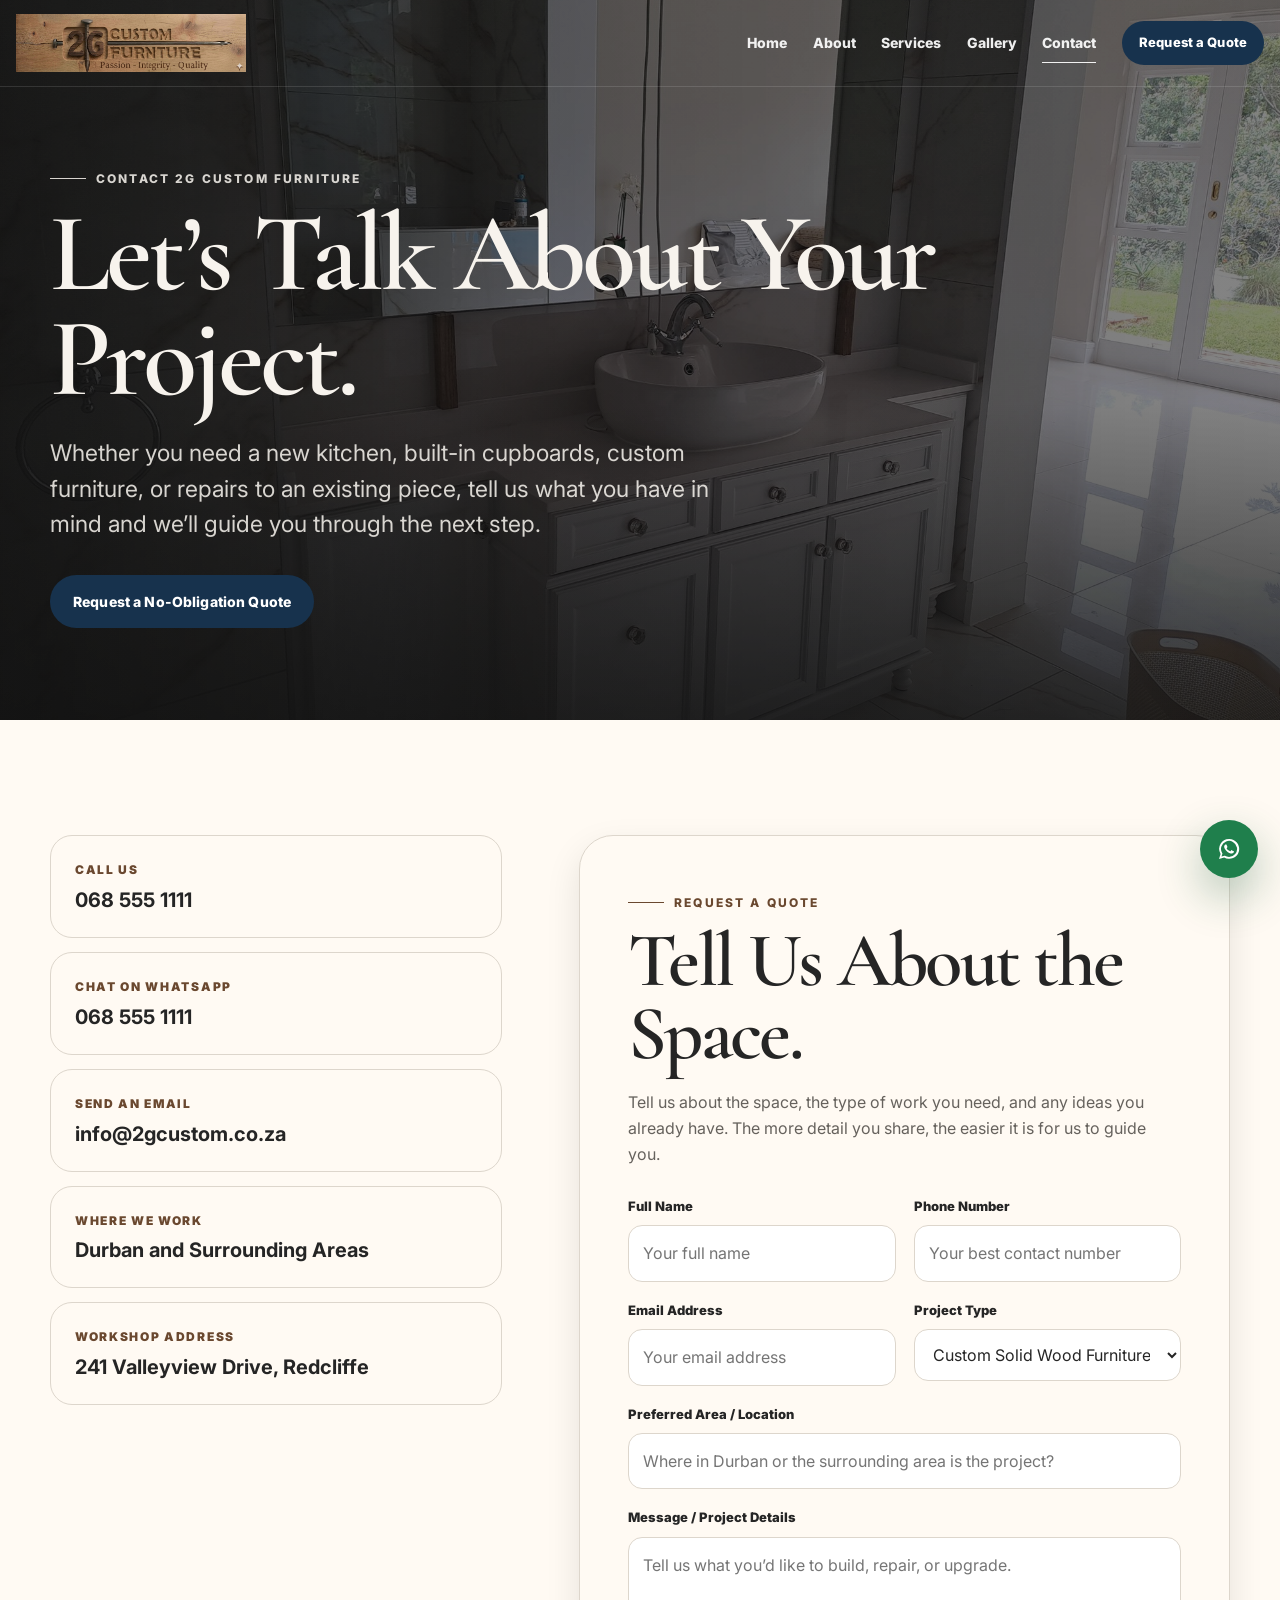
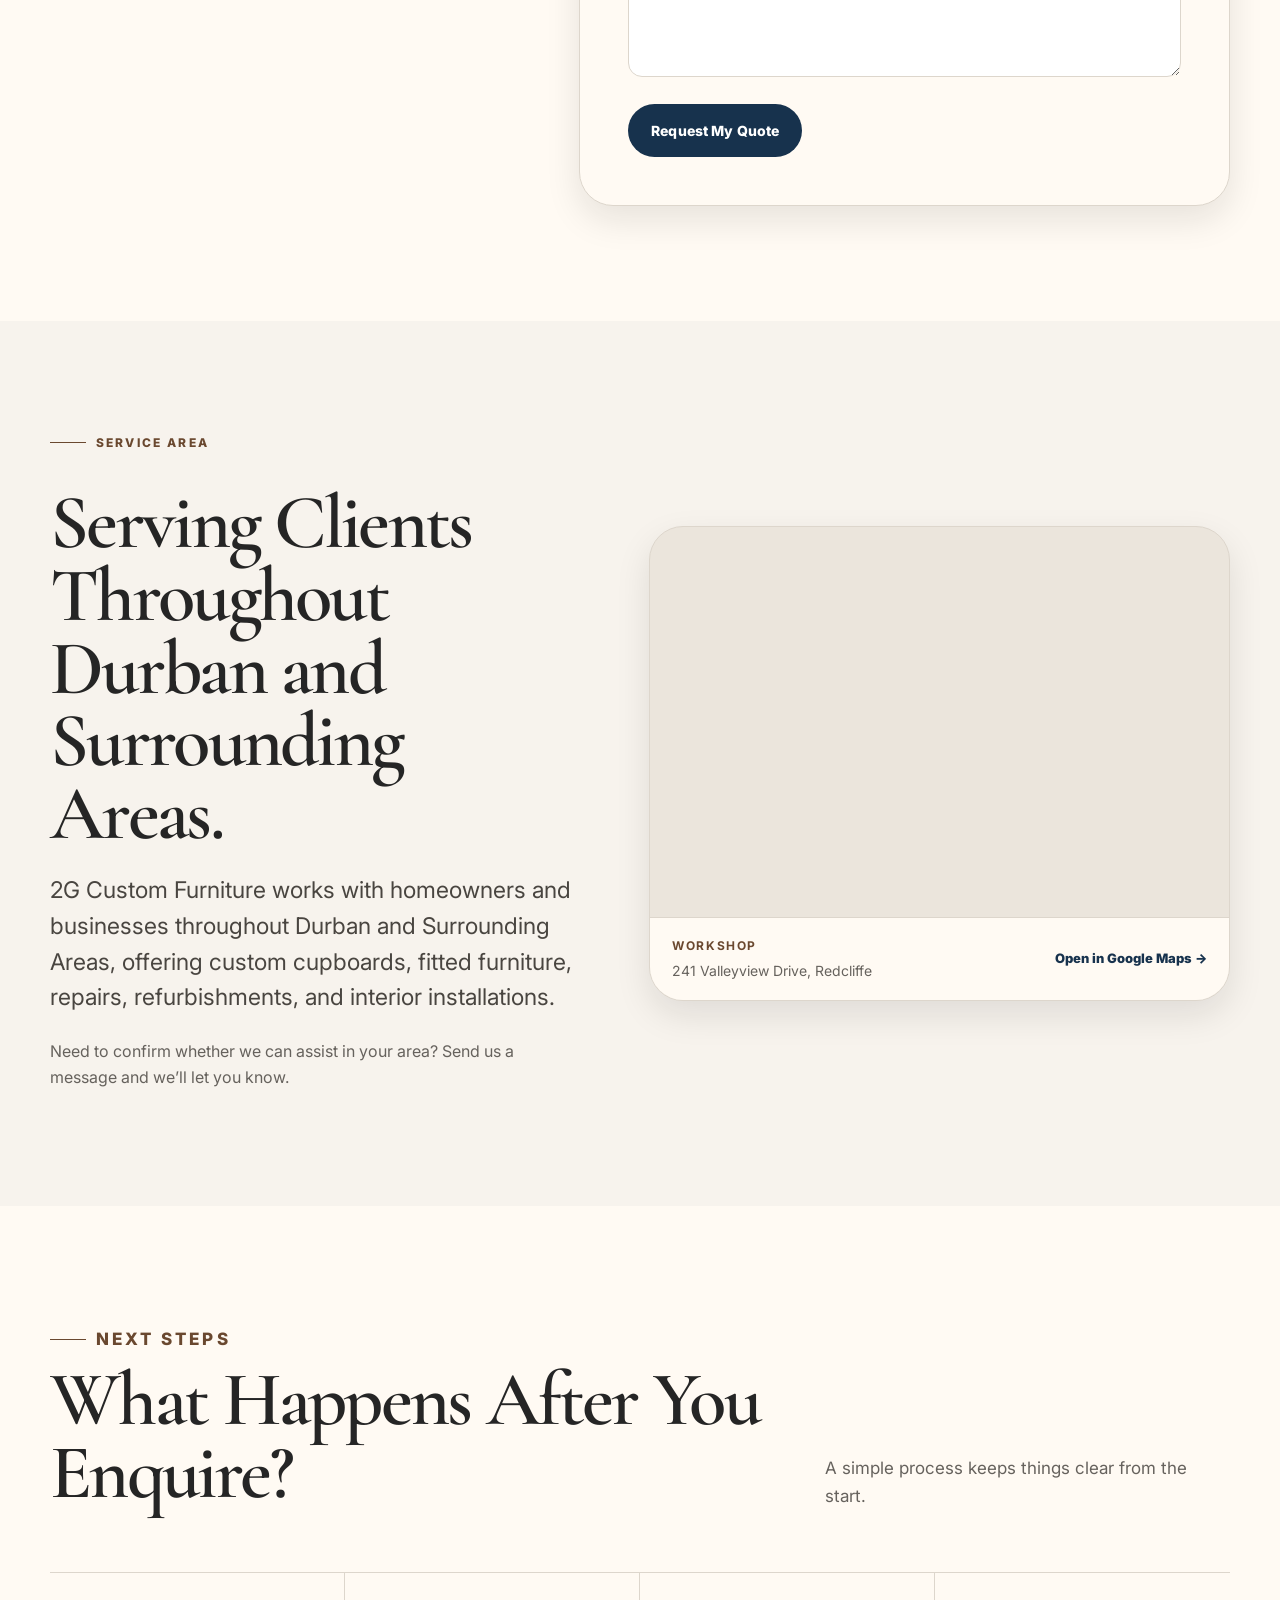
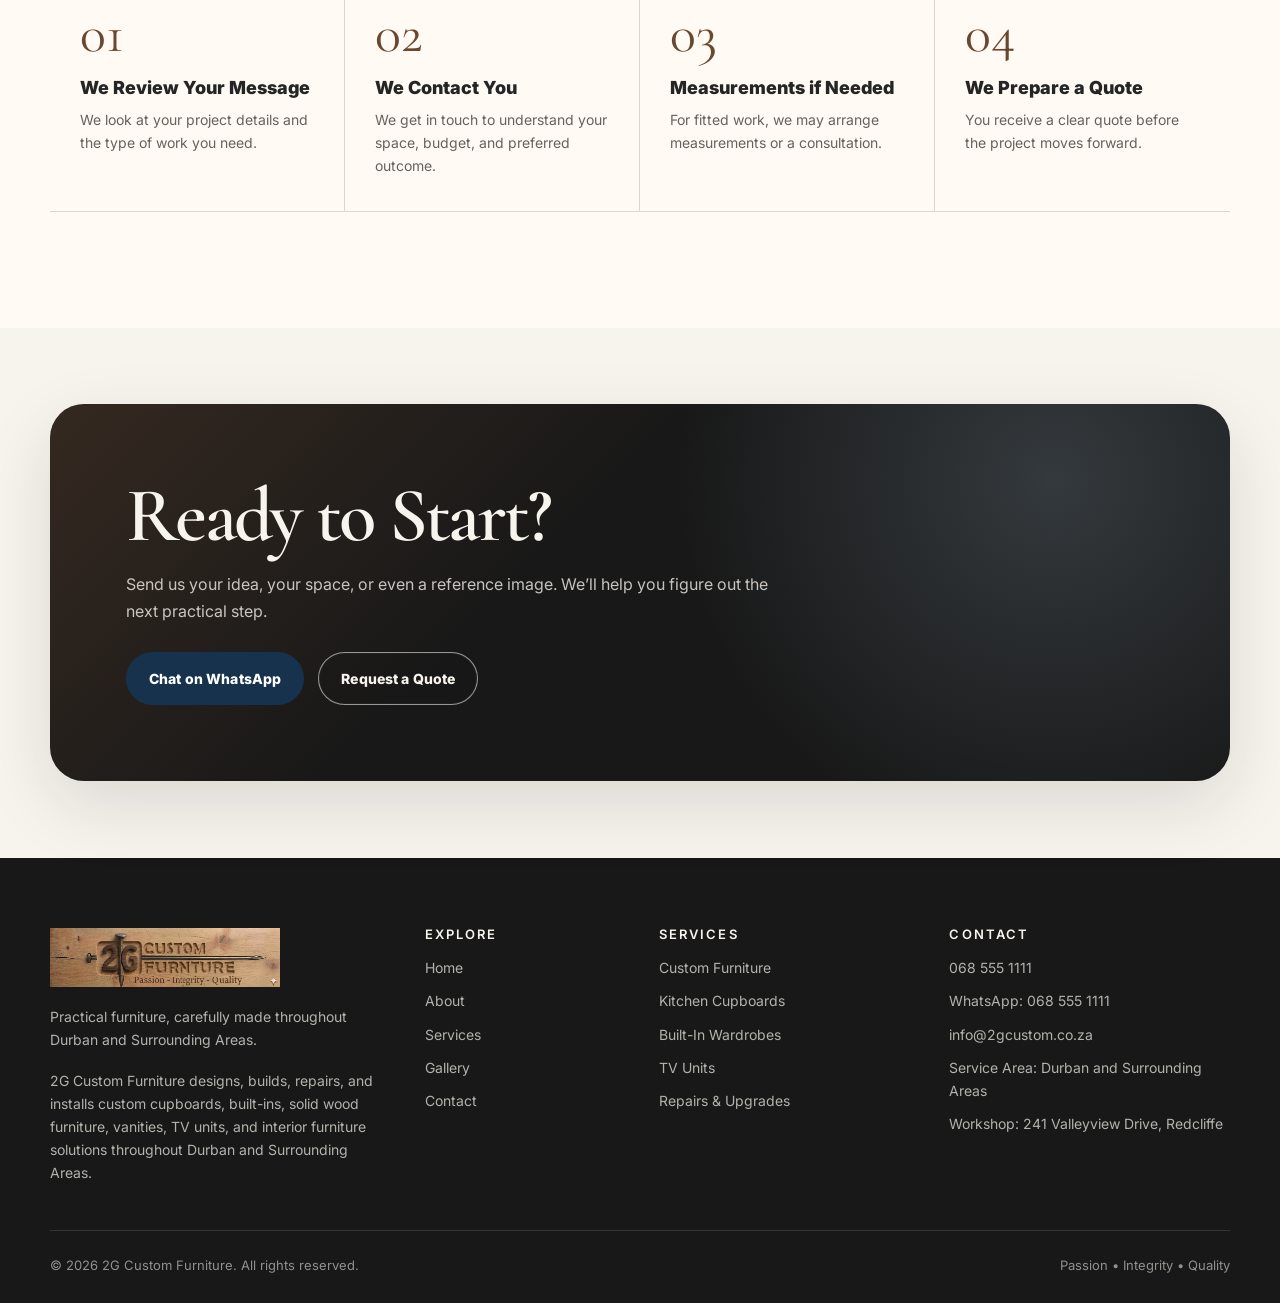
<file: contact.html>
<!DOCTYPE html>

<html lang="en-ZA">
<head><script>document.documentElement.classList.add('has-js');</script>
<meta charset="utf-8"/>
<meta content="width=device-width, initial-scale=1" name="viewport"/>
<title>Contact 2G Custom Furniture | Request a No-Obligation Quote</title>
<meta content="Contact 2G Custom Furniture for a no-obligation quote on custom furniture, cupboards, wardrobes, vanities, refurbishments and repairs throughout Durban and Surrounding Areas." name="description"/>
<meta content="index, follow" name="robots"/>
<meta content="Contact 2G Custom Furniture | Request a Custom Furniture Quote" property="og:title"/>
<meta content="Contact 2G Custom Furniture for a no-obligation quote on custom furniture, cupboards, wardrobes, vanities, refurbishments and repairs throughout Durban and Surrounding Areas." property="og:description"/>
<meta content="website" property="og:type"/>
<meta content="assets/images/hero/contact-hero.jpg" property="og:image"/>
<meta content="#17324D" name="theme-color"/>
<link href="https://fonts.googleapis.com" rel="preconnect"/>
<link crossorigin="" href="https://fonts.gstatic.com" rel="preconnect"/>
<link href="https://fonts.googleapis.com/css2?family=Cormorant+Garamond:wght@500;600;700&amp;family=Inter:wght@400;500;700;800;900&amp;display=swap" rel="stylesheet"/>
<link href="assets/css/styles.css" rel="stylesheet"/>
<script type="application/ld+json">
{
  "@context": "https://schema.org",
  "@type": "LocalBusiness",
  "name": "2G Custom Furniture",
  "image": "assets/images/logo/2g-logo.png",
  "telephone": "+27 68 555 1111",
  "email": "info@2gcustom.co.za",
  "address": {
    "@type": "PostalAddress",
    "streetAddress": "241 Valleyview Drive",
    "addressLocality": "Redcliffe",
    "addressRegion": "KwaZulu-Natal",
    "addressCountry": "ZA"
  },
  "areaServed": "Durban and Surrounding Areas",
  "url": "https://www.2gcustom.co.za",
  "description": "Custom furniture, cupboards, built-ins, vanities, repairs, refurbishments and installations throughout Durban and Surrounding Areas.",
  "hasMap": "https://www.google.com/maps/search/?api=1&query=241+Valleyview+Drive+Redcliffe+KwaZulu-Natal"
}
  </script>
</head>
<body data-page="contact">
<div aria-hidden="true" class="page-transition"><span></span></div>
<div aria-hidden="true" class="site-splash" id="site-splash">
<div class="splash-inner">
<img alt="" height="229" src="assets/images/logo/2g-logo.png" width="900"/>
<p>Passion <span>•</span> Integrity <span>•</span> Quality</p>
<div aria-hidden="true" class="splash-progress"><span></span></div>
</div>
</div>
<a class="skip-link" href="#main">Skip to content</a>
<header class="site-header">
<div class="nav-wrap">
<a aria-label="2G Custom Furniture home" class="logo" href="index.html">
<img alt="2G Custom Furniture logo" src="assets/images/logo/2g-logo.png"/>
</a>
<nav aria-label="Primary navigation" class="nav-links">
<a href="index.html">Home</a>
<a href="about.html">About</a>
<a href="services.html">Services</a>
<a href="gallery.html">Gallery</a><a aria-current="page" class="active" href="contact.html">Contact</a>
<a class="btn small-btn" href="contact.html">Request a Quote</a>
</nav>
<button aria-expanded="false" aria-label="Open menu" class="menu-toggle" type="button">
<span></span><span></span><span></span>
</button>
</div>
</header>
<main id="main">
<section class="hero inner-hero">
<div class="hero-media"><img alt="Custom white bathroom vanity by 2G Custom Furniture" data-gallery-link="true" decoding="async" fetchpriority="high" src="assets/images/hero/contact-hero.jpg" title="View this project in the gallery"/></div>
<div class="container hero-content">
<p class="eyebrow">Contact 2G Custom Furniture</p>
<h1>Let’s Talk About Your Project.</h1>
<p class="lead" style="margin-top:24px;">Whether you need a new kitchen, built-in cupboards, custom furniture, or repairs to an existing piece, tell us what you have in mind and we’ll guide you through the next step.</p>
<div class="actions"><a class="btn" href="#quote-form">Request a No-Obligation Quote</a></div>
</div>
</section>
<section class="section alt">
<div class="container contact-grid">
<aside aria-label="Contact details" class="contact-cards reveal">
<div class="contact-card"><span>Call Us</span><strong><a href="tel:+27685551111">068 555 1111</a></strong></div>
<div class="contact-card"><span>Chat on WhatsApp</span><strong><a href="https://wa.me/27685551111" rel="noopener" target="_blank">068 555 1111</a></strong></div>
<div class="contact-card"><span>Send an Email</span><strong><a href="mailto:info@2gcustom.co.za">info@2gcustom.co.za</a></strong></div>
<div class="contact-card"><span>Where We Work</span><strong>Durban and Surrounding Areas</strong></div>
<div class="contact-card"><span>Workshop Address</span><strong>241 Valleyview Drive, Redcliffe</strong></div>
</aside>
<div class="form-card reveal" id="quote-form">
<p class="eyebrow">Request a Quote</p>
<h2>Tell Us About the Space.</h2>
<p style="margin-top:18px;">Tell us about the space, the type of work you need, and any ideas you already have. The more detail you share, the easier it is for us to guide you.</p>
<form data-quote-form="">
<div class="form-grid">
<div class="form-field"><label for="name">Full Name</label><input id="name" name="name" placeholder="Your full name" required=""/></div>
<div class="form-field"><label for="phone">Phone Number</label><input id="phone" name="phone" placeholder="Your best contact number" required=""/></div>
<div class="form-field"><label for="email">Email Address</label><input id="email" name="email" placeholder="Your email address" type="email"/></div>
<div class="form-field"><label for="project">Project Type</label><select id="project" name="project"><option>Custom Solid Wood Furniture</option><option>Kitchen Cupboards</option><option>Bedroom Cupboards / Wardrobes</option><option>Living Room / TV Unit</option><option>Study / Office Furniture</option><option>Vanity</option><option>Repair / Refurbishment / Addition</option><option>Other</option></select></div>
<div class="form-field full"><label for="location">Preferred Area / Location</label><input id="location" name="location" placeholder="Where in Durban or the surrounding area is the project?"/></div>
<div class="form-field full"><label for="message">Message / Project Details</label><textarea id="message" name="message" placeholder="Tell us what you’d like to build, repair, or upgrade." required=""></textarea></div>
</div>
<button class="btn" style="margin-top:20px;" type="submit">Request My Quote</button>
</form>
</div>
</div>
</section>
<section class="section">
<div class="container split">
<div class="copy-stack reveal"><p class="eyebrow">Service Area</p><h2>Serving Clients Throughout Durban and Surrounding Areas.</h2><p class="lead">2G Custom Furniture works with homeowners and businesses throughout Durban and Surrounding Areas, offering custom cupboards, fitted furniture, repairs, refurbishments, and interior installations.</p><p>Need to confirm whether we can assist in your area? Send us a message and we’ll let you know.</p></div>
<div class="map-embed reveal">
<iframe loading="lazy" referrerpolicy="no-referrer-when-downgrade" src="https://www.google.com/maps?q=241%20Valleyview%20Drive%2C%20Redcliffe%2C%20South%20Africa&amp;output=embed" title="2G Custom Furniture workshop at 241 Valleyview Drive, Redcliffe"></iframe>
<div class="map-meta"><div><strong>Workshop</strong><span>241 Valleyview Drive, Redcliffe</span></div><a class="map-link" href="https://www.google.com/maps/search/?api=1&amp;query=241+Valleyview+Drive+Redcliffe+KwaZulu-Natal" rel="noopener" target="_blank">Open in Google Maps →</a></div>
</div>
</div>
</section>
<section class="section alt">
<div class="container">
<div class="section-heading reveal"><div><p class="eyebrow">Next Steps</p><h2>What Happens After You Enquire?</h2></div><p>A simple process keeps things clear from the start.</p></div>
<div class="process reveal">
<div class="step"><span>01</span><h3>We Review Your Message</h3><p>We look at your project details and the type of work you need.</p></div>
<div class="step"><span>02</span><h3>We Contact You</h3><p>We get in touch to understand your space, budget, and preferred outcome.</p></div>
<div class="step"><span>03</span><h3>Measurements if Needed</h3><p>For fitted work, we may arrange measurements or a consultation.</p></div>
<div class="step"><span>04</span><h3>We Prepare a Quote</h3><p>You receive a clear quote before the project moves forward.</p></div>
</div>
</div>
</section>
<section class="section tight"><div class="container cta-panel reveal"><h2>Ready to Start?</h2><p>Send us your idea, your space, or even a reference image. We’ll help you figure out the next practical step.</p><div class="actions"><a class="btn" href="https://wa.me/27685551111" rel="noopener" target="_blank">Chat on WhatsApp</a><a class="btn secondary" href="#quote-form">Request a Quote</a></div></div></section>
</main>
<a aria-label="Chat with 2G Custom Furniture on WhatsApp" class="whatsapp-float" href="https://wa.me/27685551111" rel="noopener" target="_blank"><svg aria-hidden="true" focusable="false" viewBox="0 0 24 24"><path d="M12.03 2A9.84 9.84 0 0 0 3.6 16.92L2 22l5.2-1.53A9.93 9.93 0 1 0 12.03 2Zm0 17.96a8.08 8.08 0 0 1-4.12-1.13l-.3-.18-3.08.91.94-3-.2-.31a8.03 8.03 0 1 1 6.76 3.71Zm4.42-6.02c-.24-.12-1.43-.7-1.65-.79-.22-.08-.38-.12-.54.12-.16.24-.62.79-.76.95-.14.16-.28.18-.52.06-.24-.12-1.02-.38-1.94-1.2a7.28 7.28 0 0 1-1.34-1.67c-.14-.24-.02-.37.1-.49.11-.11.24-.28.36-.42.12-.14.16-.24.24-.4.08-.16.04-.3-.02-.42-.06-.12-.54-1.3-.74-1.78-.19-.47-.39-.4-.54-.41h-.46c-.16 0-.42.06-.64.3-.22.24-.84.82-.84 2s.86 2.32.98 2.48c.12.16 1.69 2.58 4.1 3.62.57.25 1.02.4 1.37.51.58.18 1.1.16 1.51.1.46-.07 1.43-.59 1.63-1.15.2-.56.2-1.04.14-1.14-.06-.1-.22-.16-.46-.28Z" fill="currentColor"></path></svg><span class="whatsapp-label">WhatsApp</span></a>
<footer class="site-footer">
<div class="container">
<div class="footer-grid">
<div>
<img alt="2G Custom Furniture logo" class="footer-logo" src="assets/images/logo/2g-logo.png"/>
<p>Practical furniture, carefully made throughout Durban and Surrounding Areas.</p>
<p style="margin-top:18px;">2G Custom Furniture designs, builds, repairs, and installs custom cupboards, built-ins, solid wood furniture, vanities, TV units, and interior furniture solutions throughout Durban and Surrounding Areas.</p>
</div>
<div>
<h3>Explore</h3>
<ul>
<li><a href="index.html">Home</a></li>
<li><a href="about.html">About</a></li>
<li><a href="services.html">Services</a></li>
<li><a href="gallery.html">Gallery</a></li><li><a href="contact.html">Contact</a></li>
</ul>
</div>
<div>
<h3>Services</h3>
<ul><li><a href="services.html#custom">Custom Furniture</a></li>
<li><a href="services.html#kitchens">Kitchen Cupboards</a></li>
<li><a href="services.html#bedrooms">Built-In Wardrobes</a></li>
<li><a href="services.html#living">TV Units</a></li>
<li><a href="services.html#repairs">Repairs &amp; Upgrades</a></li>
</ul>
</div>
<div>
<h3>Contact</h3>
<ul>
<li><a href="tel:+27685551111">068 555 1111</a></li>
<li><a href="https://wa.me/27685551111" rel="noopener" target="_blank">WhatsApp: 068 555 1111</a></li>
<li><a href="mailto:info@2gcustom.co.za">info@2gcustom.co.za</a></li>
<li>Service Area: Durban and Surrounding Areas</li>
<li>Workshop: 241 Valleyview Drive, Redcliffe</li>
</ul>
</div>
</div>
<div class="footer-bottom">
<span>© 2026 2G Custom Furniture. All rights reserved.</span>
<span>Passion • Integrity • Quality</span>
</div>
</div>
</footer>
<script src="assets/js/main.js"></script>
</body>
</html>
</file>
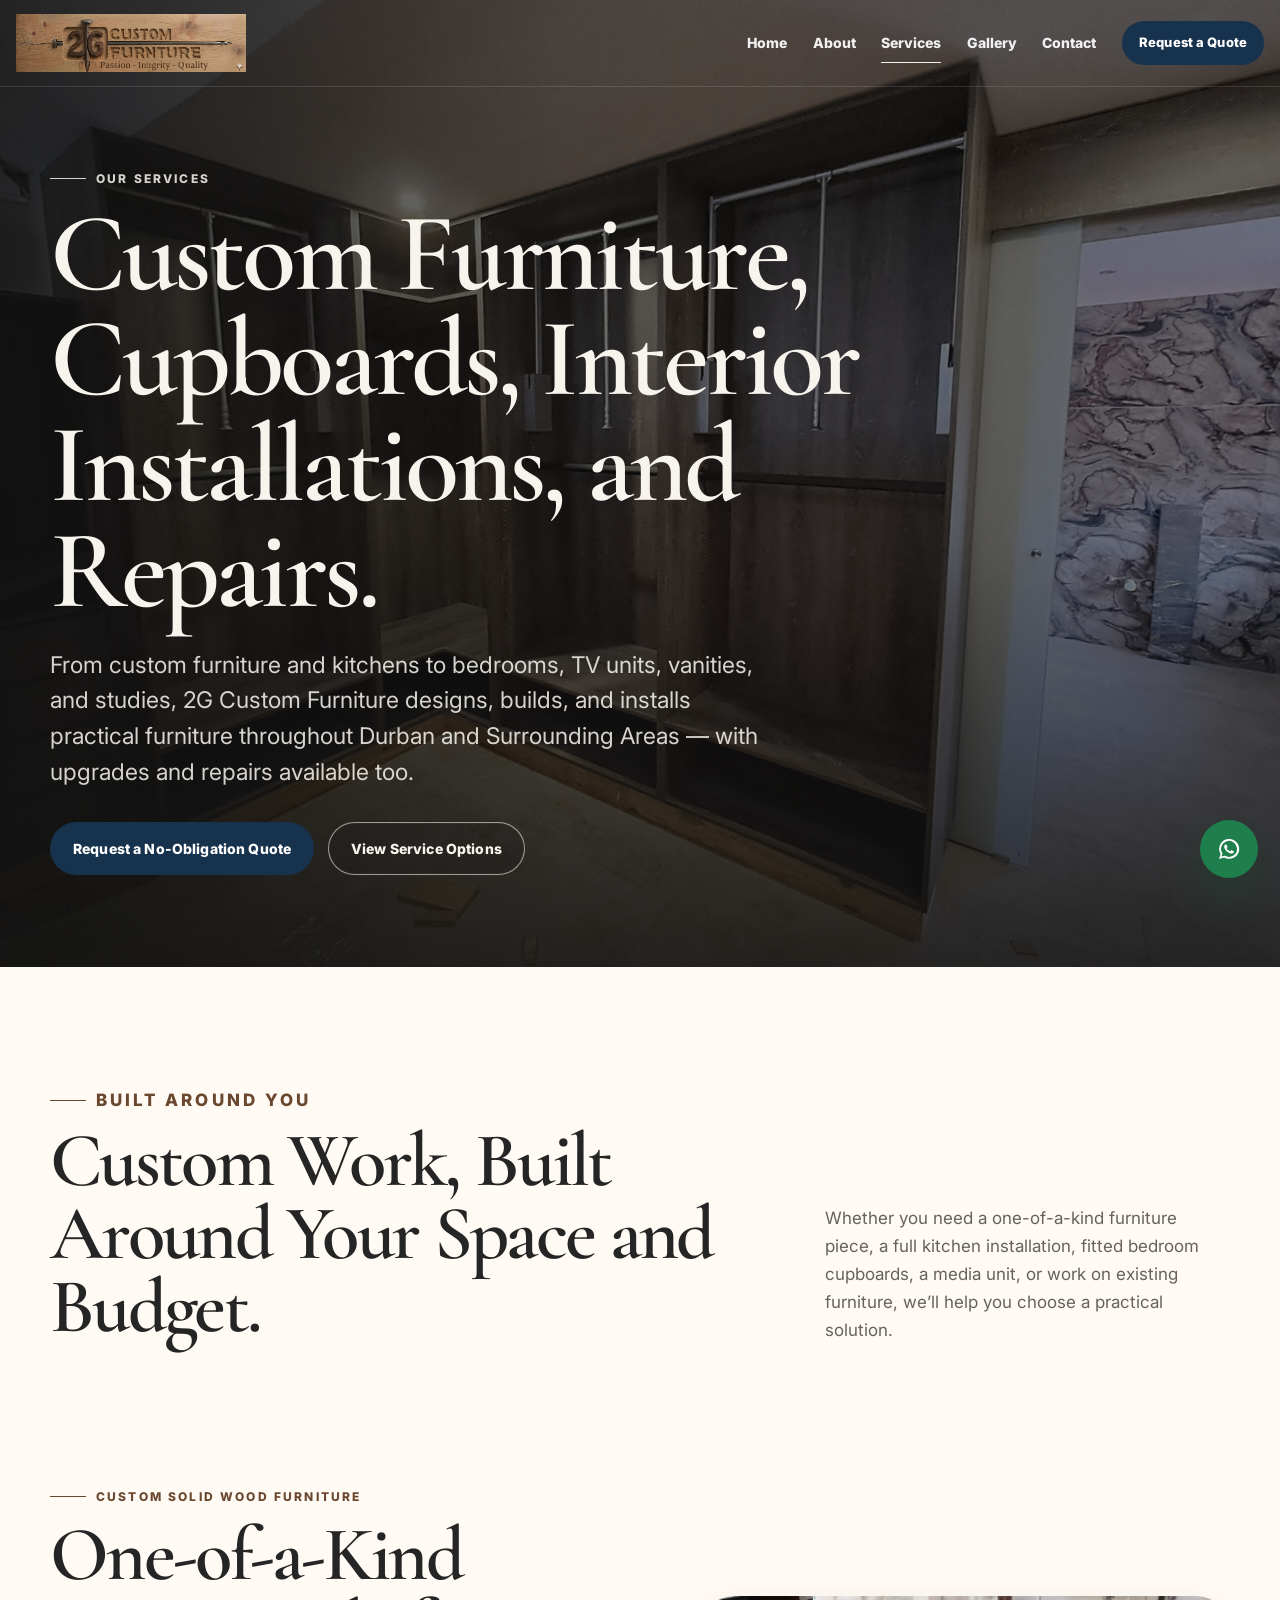
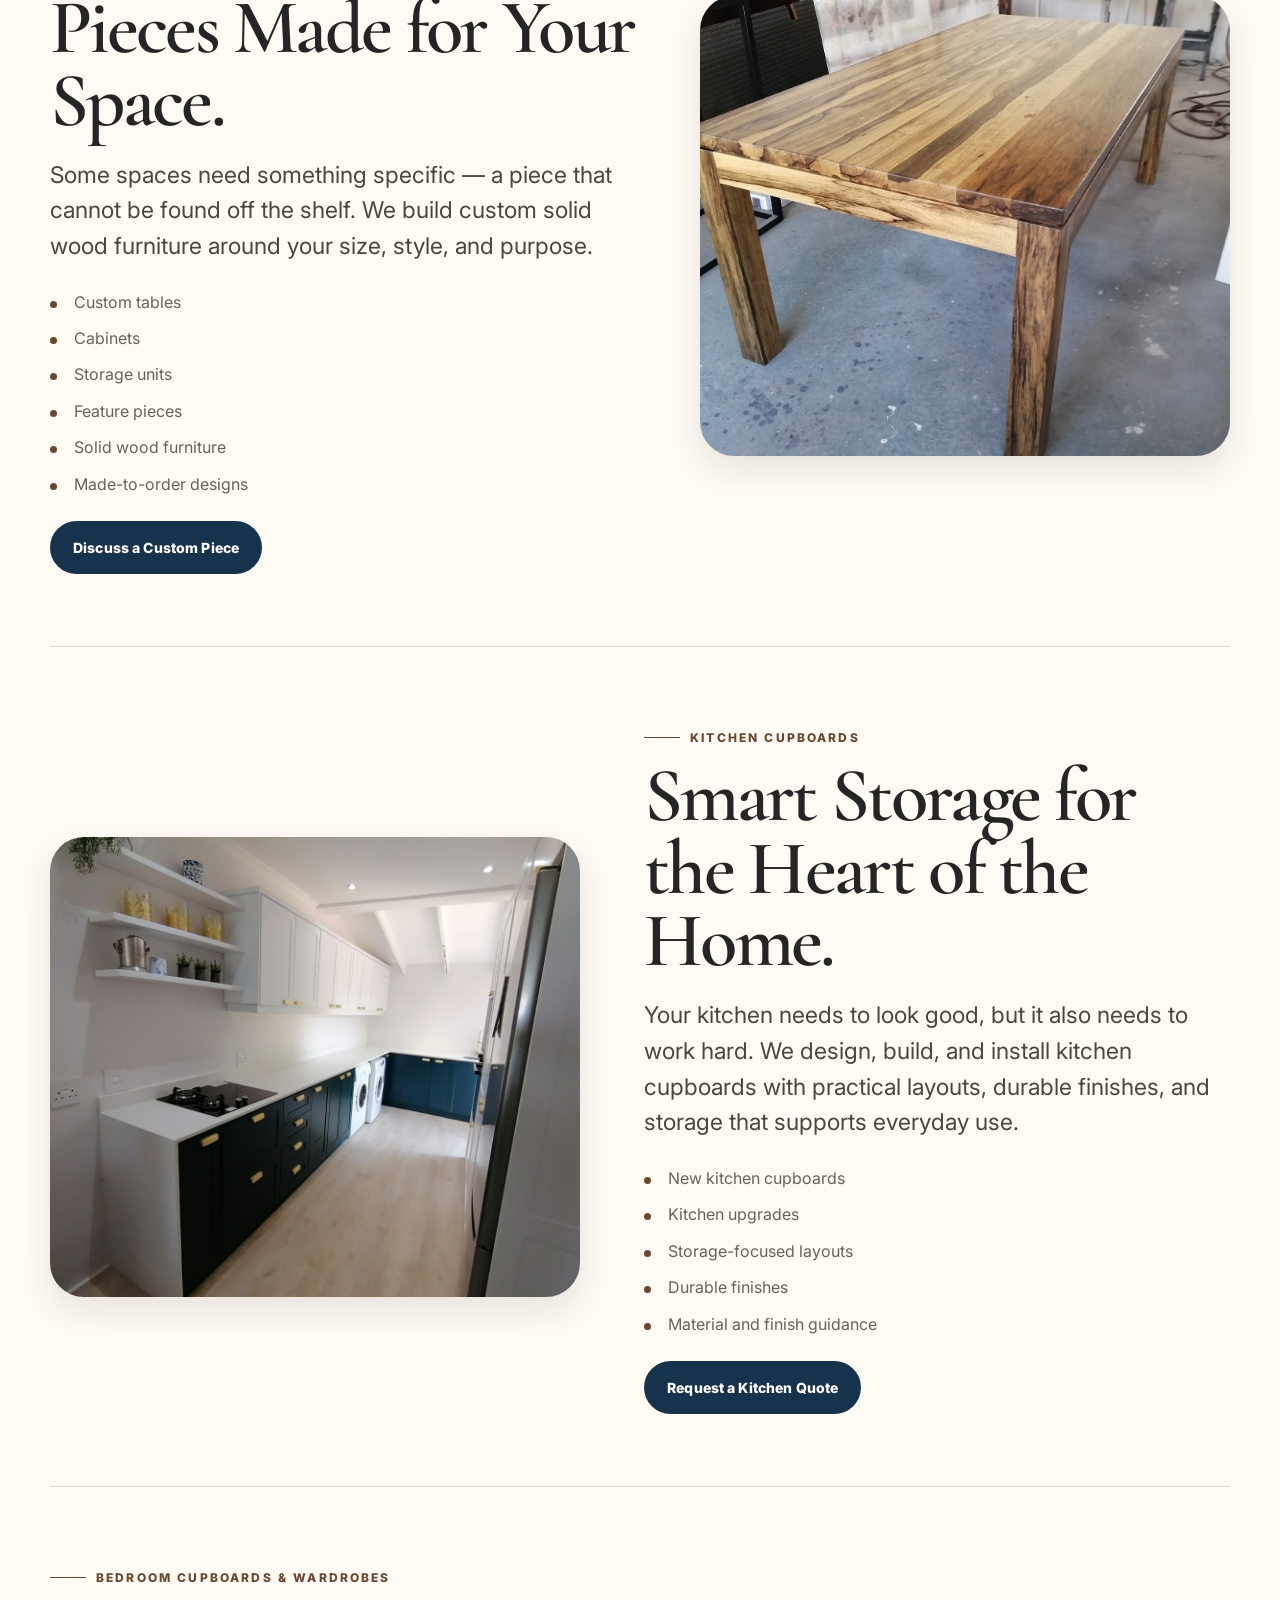
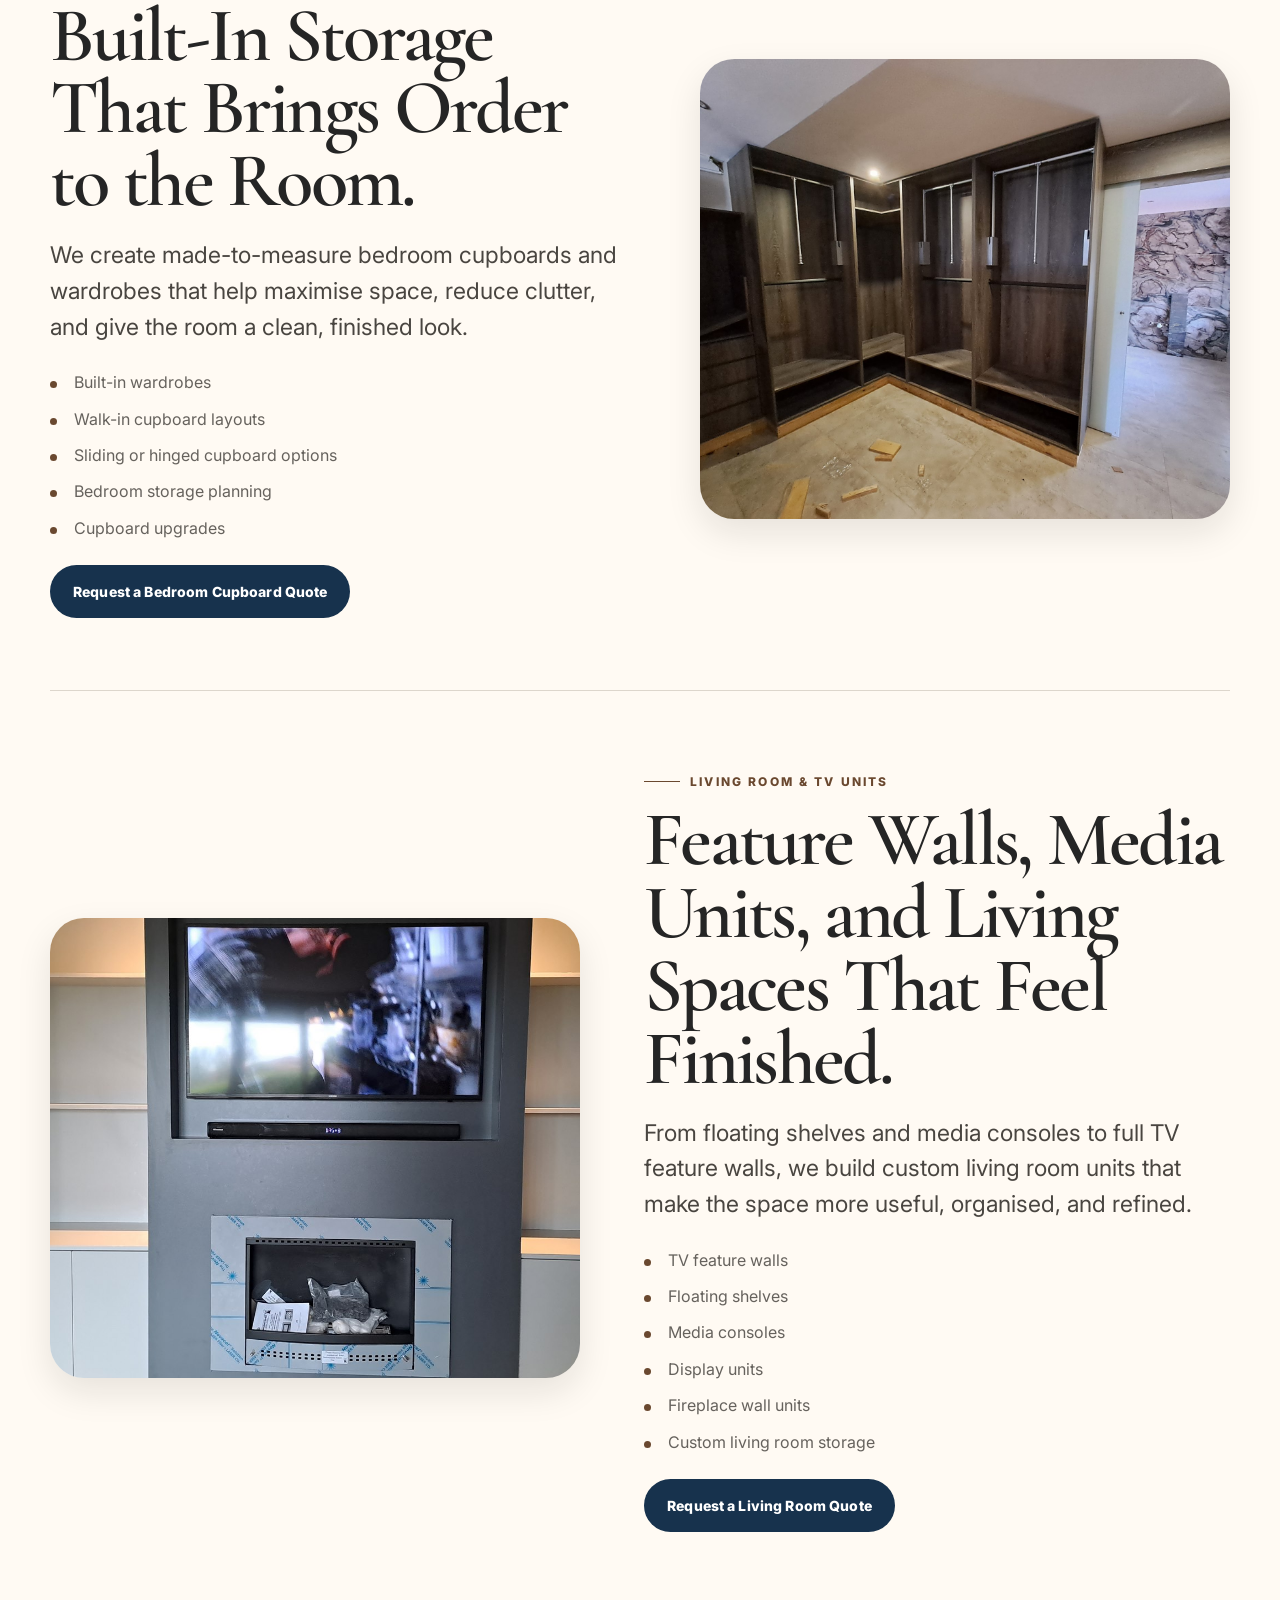
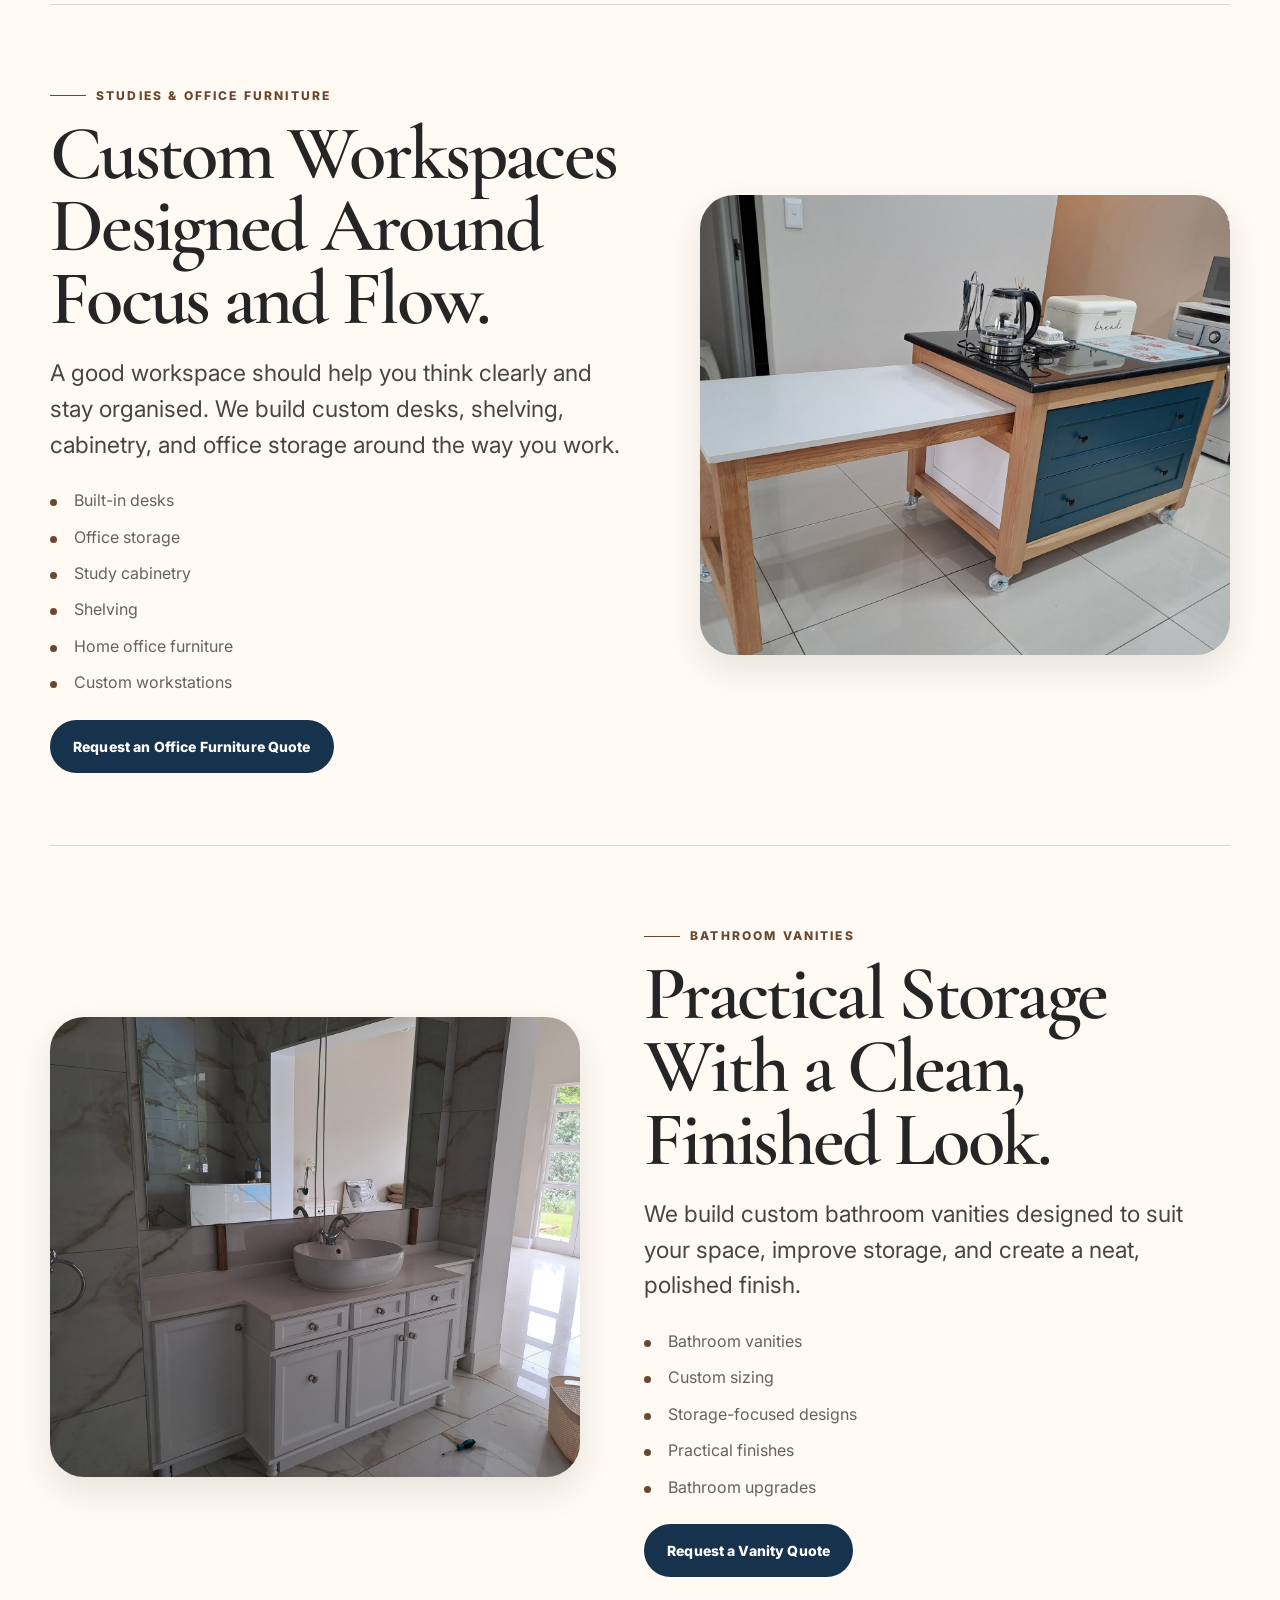
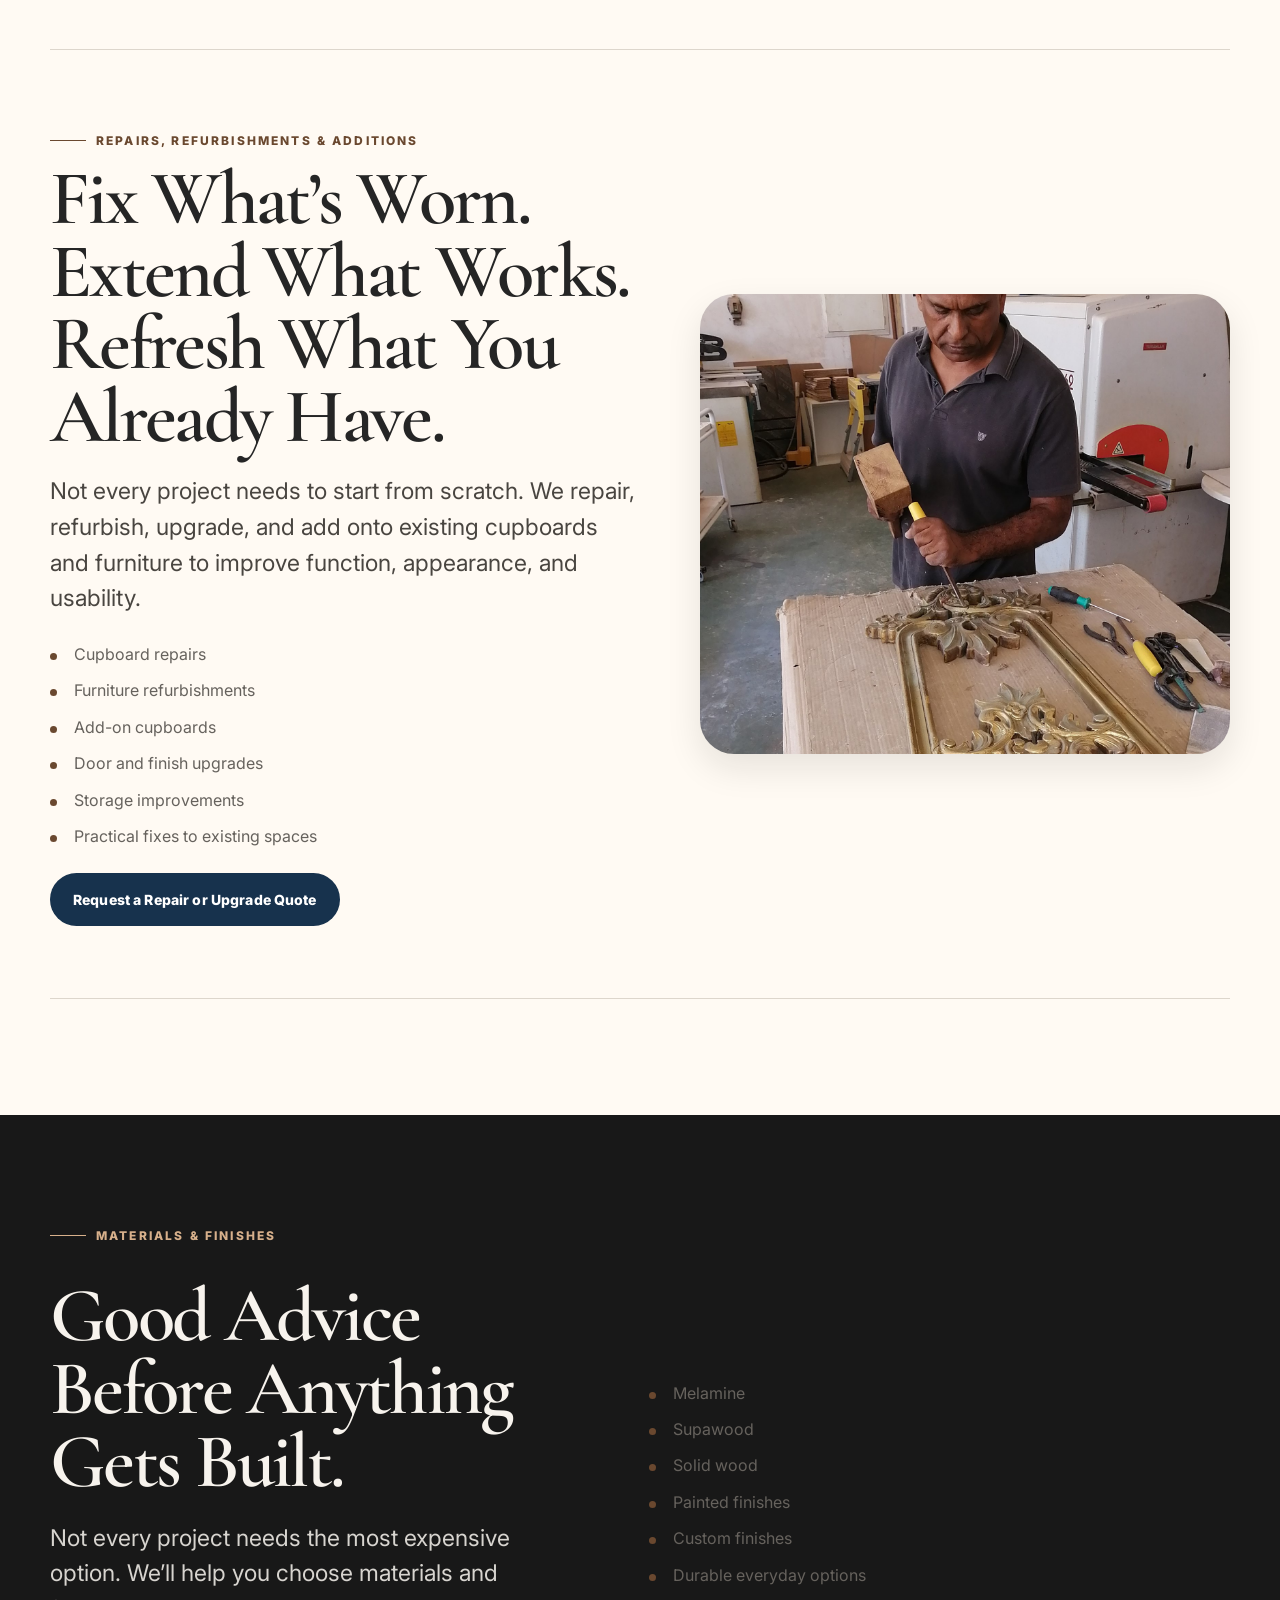
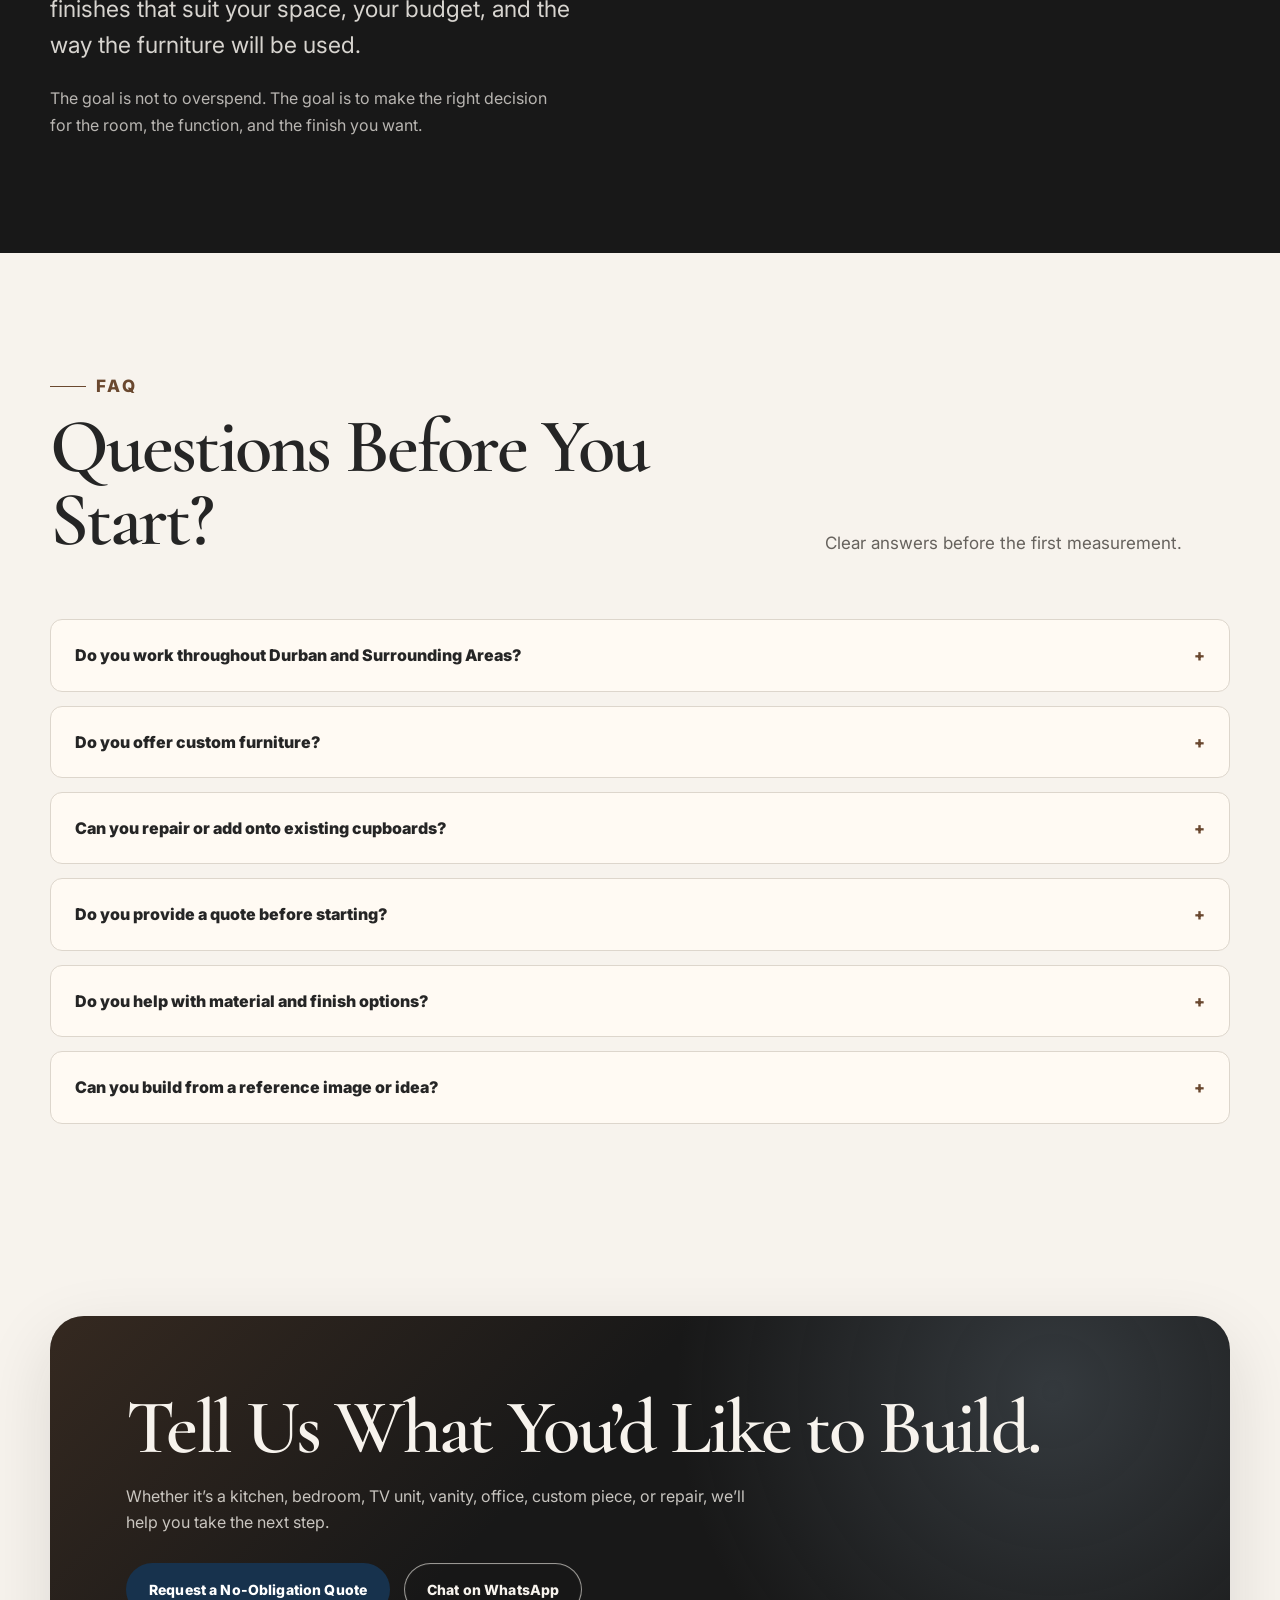
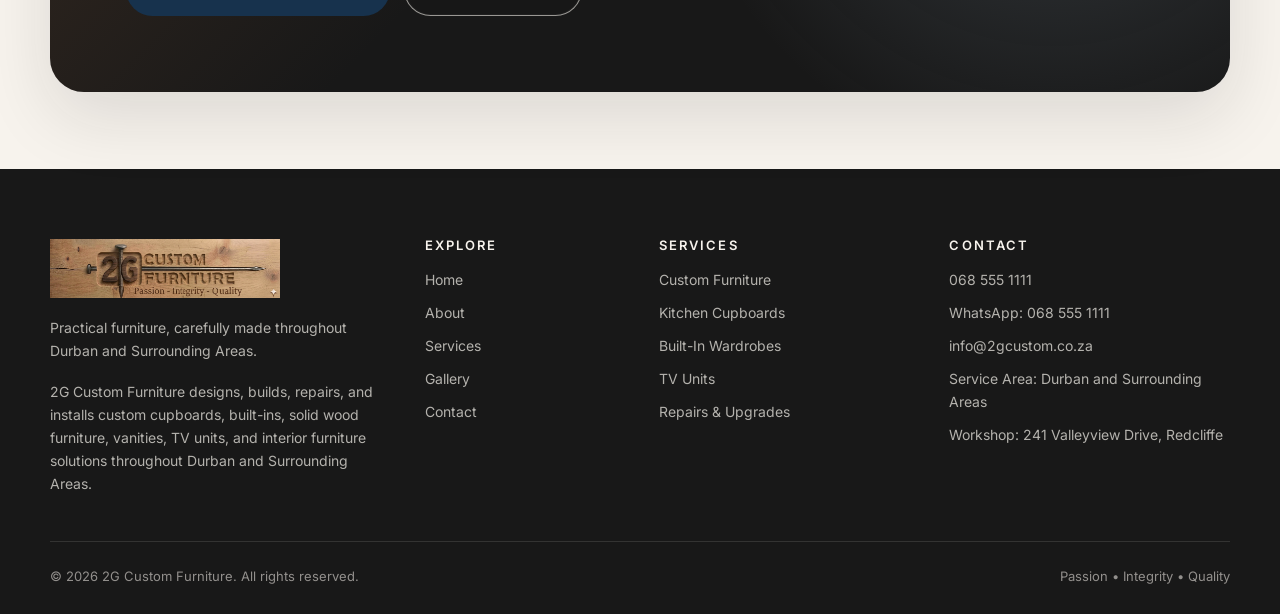
<file: services.html>
<!DOCTYPE html>

<html lang="en-ZA">
<head><script>document.documentElement.classList.add('has-js');</script>
<meta charset="utf-8"/>
<meta content="width=device-width, initial-scale=1" name="viewport"/>
<title>Services | Custom Furniture, Cupboards &amp; Repairs in Durban and Surrounding Areas</title>
<meta content="Explore custom furniture, kitchen cupboards, wardrobes, TV units, office furniture, vanities, refurbishments and repairs throughout Durban and Surrounding Areas." name="description"/>
<meta content="index, follow" name="robots"/>
<meta content="Services | Custom Furniture, Cupboards &amp; Repairs in Durban and Surrounding Areas" property="og:title"/>
<meta content="Explore custom furniture, kitchen cupboards, wardrobes, TV units, office furniture, vanities, refurbishments and repairs throughout Durban and Surrounding Areas." property="og:description"/>
<meta content="website" property="og:type"/>
<meta content="assets/images/hero/services-hero.jpg" property="og:image"/>
<meta content="#17324D" name="theme-color"/>
<link href="https://fonts.googleapis.com" rel="preconnect"/>
<link crossorigin="" href="https://fonts.gstatic.com" rel="preconnect"/>
<link href="https://fonts.googleapis.com/css2?family=Cormorant+Garamond:wght@500;600;700&amp;family=Inter:wght@400;500;700;800;900&amp;display=swap" rel="stylesheet"/>
<link href="assets/css/styles.css" rel="stylesheet"/>
<script type="application/ld+json">
{
  "@context": "https://schema.org",
  "@type": "LocalBusiness",
  "name": "2G Custom Furniture",
  "image": "assets/images/logo/2g-logo.png",
  "telephone": "+27 68 555 1111",
  "email": "info@2gcustom.co.za",
  "address": {
    "@type": "PostalAddress",
    "streetAddress": "241 Valleyview Drive",
    "addressLocality": "Redcliffe",
    "addressRegion": "KwaZulu-Natal",
    "addressCountry": "ZA"
  },
  "areaServed": "Durban and Surrounding Areas",
  "url": "https://www.2gcustom.co.za",
  "description": "Custom furniture, cupboards, built-ins, vanities, repairs, refurbishments and installations throughout Durban and Surrounding Areas.",
  "hasMap": "https://www.google.com/maps/search/?api=1&query=241+Valleyview+Drive+Redcliffe+KwaZulu-Natal"
}
  </script>
</head>
<body data-page="services">
<div aria-hidden="true" class="page-transition"><span></span></div>
<div aria-hidden="true" class="site-splash" id="site-splash">
<div class="splash-inner">
<img alt="" height="229" src="assets/images/logo/2g-logo.png" width="900"/>
<p>Passion <span>•</span> Integrity <span>•</span> Quality</p>
<div aria-hidden="true" class="splash-progress"><span></span></div>
</div>
</div>
<a class="skip-link" href="#main">Skip to content</a>
<header class="site-header">
<div class="nav-wrap">
<a aria-label="2G Custom Furniture home" class="logo" href="index.html">
<img alt="2G Custom Furniture logo" src="assets/images/logo/2g-logo.png"/>
</a>
<nav aria-label="Primary navigation" class="nav-links">
<a href="index.html">Home</a>
<a href="about.html">About</a>
<a aria-current="page" class="active" href="services.html">Services</a>
<a href="gallery.html">Gallery</a><a href="contact.html">Contact</a>
<a class="btn small-btn" href="contact.html">Request a Quote</a>
</nav>
<button aria-expanded="false" aria-label="Open menu" class="menu-toggle" type="button">
<span></span><span></span><span></span>
</button>
</div>
</header>
<main id="main">
<section class="hero inner-hero">
<div class="hero-media"><img alt="Built-in wardrobe storage project by 2G Custom Furniture" data-gallery-link="true" decoding="async" fetchpriority="high" src="assets/images/hero/services-hero.jpg" title="View this project in the gallery"/></div>
<div class="container hero-content">
<p class="eyebrow">Our Services</p>
<h1>Custom Furniture, Cupboards, Interior Installations, and Repairs.</h1>
<p class="lead" style="margin-top:24px;">From custom furniture and kitchens to bedrooms, TV units, vanities, and studies, 2G Custom Furniture designs, builds, and installs practical furniture throughout Durban and Surrounding Areas — with upgrades and repairs available too.</p>
<div class="actions"><a class="btn" href="contact.html">Request a No-Obligation Quote</a><a class="btn secondary" href="#service-options">View Service Options</a></div>
</div>
</section>
<section class="section alt" id="service-options">
<div class="container">
<div class="section-heading reveal"><div><p class="eyebrow">Built Around You</p><h2>Custom Work, Built Around Your Space and Budget.</h2></div><p>Whether you need a one-of-a-kind furniture piece, a full kitchen installation, fitted bedroom cupboards, a media unit, or work on existing furniture, we’ll help you choose a practical solution.</p></div><article class="service-detail reveal" id="custom">
<div class="service-detail-image"><img alt="Custom solid wood furniture built by 2G Custom Furniture" data-gallery-link="true" decoding="async" loading="lazy" src="assets/images/gallery/custom-solid-table.jpg" title="View this project in the gallery"/></div>
<div class="service-detail-copy">
<p class="eyebrow">Custom Solid Wood Furniture</p><h2>One-of-a-Kind Pieces Made for Your Space.</h2><p class="lead" style="margin-top:20px;">Some spaces need something specific — a piece that cannot be found off the shelf. We build custom solid wood furniture around your size, style, and purpose.</p>
<ul><li>Custom tables</li><li>Cabinets</li><li>Storage units</li><li>Feature pieces</li><li>Solid wood furniture</li><li>Made-to-order designs</li></ul>
<a class="btn" href="contact.html">Discuss a Custom Piece</a>
</div>
</article><article class="service-detail reveal" id="kitchens">
<div class="service-detail-image"><img alt="Custom kitchen cupboard installation by 2G Custom Furniture" data-gallery-link="true" decoding="async" loading="lazy" src="assets/images/gallery/kitchen-island-02.jpg" title="View this project in the gallery"/></div>
<div class="service-detail-copy">
<p class="eyebrow">Kitchen Cupboards</p><h2>Smart Storage for the Heart of the Home.</h2><p class="lead" style="margin-top:20px;">Your kitchen needs to look good, but it also needs to work hard. We design, build, and install kitchen cupboards with practical layouts, durable finishes, and storage that supports everyday use.</p>
<ul><li>New kitchen cupboards</li><li>Kitchen upgrades</li><li>Storage-focused layouts</li><li>Durable finishes</li><li>Material and finish guidance</li></ul>
<a class="btn" href="contact.html">Request a Kitchen Quote</a>
</div>
</article><article class="service-detail reveal" id="bedrooms">
<div class="service-detail-image"><img alt="Built-in walk-in wardrobe cupboard interior" data-gallery-link="true" decoding="async" loading="lazy" src="assets/images/gallery/bedroom-walkin-02.jpg" title="View this project in the gallery"/></div>
<div class="service-detail-copy">
<p class="eyebrow">Bedroom Cupboards &amp; Wardrobes</p><h2>Built-In Storage That Brings Order to the Room.</h2><p class="lead" style="margin-top:20px;">We create made-to-measure bedroom cupboards and wardrobes that help maximise space, reduce clutter, and give the room a clean, finished look.</p>
<ul><li>Built-in wardrobes</li><li>Walk-in cupboard layouts</li><li>Sliding or hinged cupboard options</li><li>Bedroom storage planning</li><li>Cupboard upgrades</li></ul>
<a class="btn" href="contact.html">Request a Bedroom Cupboard Quote</a>
</div>
</article><article class="service-detail reveal" id="living">
<div class="service-detail-image"><img alt="Custom living room TV feature wall and fireplace unit" data-gallery-link="true" decoding="async" loading="lazy" src="assets/images/gallery/living-tv-fireplace.jpg" title="View this project in the gallery"/></div>
<div class="service-detail-copy">
<p class="eyebrow">Living Room &amp; TV Units</p><h2>Feature Walls, Media Units, and Living Spaces That Feel Finished.</h2><p class="lead" style="margin-top:20px;">From floating shelves and media consoles to full TV feature walls, we build custom living room units that make the space more useful, organised, and refined.</p>
<ul><li>TV feature walls</li><li>Floating shelves</li><li>Media consoles</li><li>Display units</li><li>Fireplace wall units</li><li>Custom living room storage</li></ul>
<a class="btn" href="contact.html">Request a Living Room Quote</a>
</div>
</article><article class="service-detail reveal" id="office">
<div class="service-detail-image"><img alt="Custom wood table and furniture work in progress" data-gallery-link="true" decoding="async" loading="lazy" src="assets/images/gallery/custom-workstation.jpg" title="View this project in the gallery"/></div>
<div class="service-detail-copy">
<p class="eyebrow">Studies &amp; Office Furniture</p><h2>Custom Workspaces Designed Around Focus and Flow.</h2><p class="lead" style="margin-top:20px;">A good workspace should help you think clearly and stay organised. We build custom desks, shelving, cabinetry, and office storage around the way you work.</p>
<ul><li>Built-in desks</li><li>Office storage</li><li>Study cabinetry</li><li>Shelving</li><li>Home office furniture</li><li>Custom workstations</li></ul>
<a class="btn" href="contact.html">Request an Office Furniture Quote</a>
</div>
</article><article class="service-detail reveal" id="vanities">
<div class="service-detail-image"><img alt="Custom white double bathroom vanity" data-gallery-link="true" decoding="async" loading="lazy" src="assets/images/gallery/vanity-solid-wood.jpg" title="View this project in the gallery"/></div>
<div class="service-detail-copy">
<p class="eyebrow">Bathroom Vanities</p><h2>Practical Storage With a Clean, Finished Look.</h2><p class="lead" style="margin-top:20px;">We build custom bathroom vanities designed to suit your space, improve storage, and create a neat, polished finish.</p>
<ul><li>Bathroom vanities</li><li>Custom sizing</li><li>Storage-focused designs</li><li>Practical finishes</li><li>Bathroom upgrades</li></ul>
<a class="btn" href="contact.html">Request a Vanity Quote</a>
</div>
</article><article class="service-detail reveal" id="repairs">
<div class="service-detail-image"><img alt="Furniture repair or refurbishment work in progress" data-gallery-link="true" decoding="async" loading="lazy" src="assets/images/gallery/repair-chair-frames.jpg" title="View this project in the gallery"/></div>
<div class="service-detail-copy">
<p class="eyebrow">Repairs, Refurbishments &amp; Additions</p><h2>Fix What’s Worn. Extend What Works. Refresh What You Already Have.</h2><p class="lead" style="margin-top:20px;">Not every project needs to start from scratch. We repair, refurbish, upgrade, and add onto existing cupboards and furniture to improve function, appearance, and usability.</p>
<ul><li>Cupboard repairs</li><li>Furniture refurbishments</li><li>Add-on cupboards</li><li>Door and finish upgrades</li><li>Storage improvements</li><li>Practical fixes to existing spaces</li></ul>
<a class="btn" href="contact.html">Request a Repair or Upgrade Quote</a>
</div>
</article>
</div>
</section>
<section class="section dark">
<div class="container split">
<div class="copy-stack reveal"><p class="eyebrow">Materials &amp; Finishes</p><h2>Good Advice Before Anything Gets Built.</h2><p class="lead">Not every project needs the most expensive option. We’ll help you choose materials and finishes that suit your space, your budget, and the way the furniture will be used.</p><p>The goal is not to overspend. The goal is to make the right decision for the room, the function, and the finish you want.</p></div>
<div class="reveal"><ul class="plain-list"><li>Melamine</li><li>Supawood</li><li>Solid wood</li><li>Painted finishes</li><li>Custom finishes</li><li>Durable everyday options</li></ul></div>
</div>
</section>
<section class="section">
<div class="container">
<div class="section-heading reveal"><div><p class="eyebrow">FAQ</p><h2>Questions Before You Start?</h2></div><p>Clear answers before the first measurement.</p></div>
<div class="faq reveal">
<div class="faq-item"><button aria-expanded="false" class="faq-question"><span>Do you work throughout Durban and Surrounding Areas?</span><span>+</span></button><div class="faq-answer"><p>Yes. 2G Custom Furniture serves clients throughout Durban and Surrounding Areas.</p></div></div><div class="faq-item"><button aria-expanded="false" class="faq-question"><span>Do you offer custom furniture?</span><span>+</span></button><div class="faq-answer"><p>Yes. We build custom furniture pieces around your size, style, and purpose.</p></div></div><div class="faq-item"><button aria-expanded="false" class="faq-question"><span>Can you repair or add onto existing cupboards?</span><span>+</span></button><div class="faq-answer"><p>Yes. Repairs, upgrades, refurbishments, and additions are part of our service offering.</p></div></div><div class="faq-item"><button aria-expanded="false" class="faq-question"><span>Do you provide a quote before starting?</span><span>+</span></button><div class="faq-answer"><p>Yes. After consultation and measurements, we provide a clear quotation before work begins.</p></div></div><div class="faq-item"><button aria-expanded="false" class="faq-question"><span>Do you help with material and finish options?</span><span>+</span></button><div class="faq-answer"><p>Yes. We guide clients toward practical materials and finishes that suit the project and budget.</p></div></div><div class="faq-item"><button aria-expanded="false" class="faq-question"><span>Can you build from a reference image or idea?</span><span>+</span></button><div class="faq-answer"><p>Yes. We can discuss your idea, assess the space, and recommend a practical way forward.</p></div></div>
</div>
</div>
</section>
<section class="section tight"><div class="container cta-panel reveal"><h2>Tell Us What You’d Like to Build.</h2><p>Whether it’s a kitchen, bedroom, TV unit, vanity, office, custom piece, or repair, we’ll help you take the next step.</p><div class="actions"><a class="btn" href="contact.html">Request a No-Obligation Quote</a><a class="btn secondary" href="https://wa.me/27685551111" rel="noopener" target="_blank">Chat on WhatsApp</a></div></div></section>
</main>
<a aria-label="Chat with 2G Custom Furniture on WhatsApp" class="whatsapp-float" href="https://wa.me/27685551111" rel="noopener" target="_blank"><svg aria-hidden="true" focusable="false" viewBox="0 0 24 24"><path d="M12.03 2A9.84 9.84 0 0 0 3.6 16.92L2 22l5.2-1.53A9.93 9.93 0 1 0 12.03 2Zm0 17.96a8.08 8.08 0 0 1-4.12-1.13l-.3-.18-3.08.91.94-3-.2-.31a8.03 8.03 0 1 1 6.76 3.71Zm4.42-6.02c-.24-.12-1.43-.7-1.65-.79-.22-.08-.38-.12-.54.12-.16.24-.62.79-.76.95-.14.16-.28.18-.52.06-.24-.12-1.02-.38-1.94-1.2a7.28 7.28 0 0 1-1.34-1.67c-.14-.24-.02-.37.1-.49.11-.11.24-.28.36-.42.12-.14.16-.24.24-.4.08-.16.04-.3-.02-.42-.06-.12-.54-1.3-.74-1.78-.19-.47-.39-.4-.54-.41h-.46c-.16 0-.42.06-.64.3-.22.24-.84.82-.84 2s.86 2.32.98 2.48c.12.16 1.69 2.58 4.1 3.62.57.25 1.02.4 1.37.51.58.18 1.1.16 1.51.1.46-.07 1.43-.59 1.63-1.15.2-.56.2-1.04.14-1.14-.06-.1-.22-.16-.46-.28Z" fill="currentColor"></path></svg><span class="whatsapp-label">WhatsApp</span></a>
<footer class="site-footer">
<div class="container">
<div class="footer-grid">
<div>
<img alt="2G Custom Furniture logo" class="footer-logo" src="assets/images/logo/2g-logo.png"/>
<p>Practical furniture, carefully made throughout Durban and Surrounding Areas.</p>
<p style="margin-top:18px;">2G Custom Furniture designs, builds, repairs, and installs custom cupboards, built-ins, solid wood furniture, vanities, TV units, and interior furniture solutions throughout Durban and Surrounding Areas.</p>
</div>
<div>
<h3>Explore</h3>
<ul>
<li><a href="index.html">Home</a></li>
<li><a href="about.html">About</a></li>
<li><a href="services.html">Services</a></li>
<li><a href="gallery.html">Gallery</a></li><li><a href="contact.html">Contact</a></li>
</ul>
</div>
<div>
<h3>Services</h3>
<ul><li><a href="services.html#custom">Custom Furniture</a></li>
<li><a href="services.html#kitchens">Kitchen Cupboards</a></li>
<li><a href="services.html#bedrooms">Built-In Wardrobes</a></li>
<li><a href="services.html#living">TV Units</a></li>
<li><a href="services.html#repairs">Repairs &amp; Upgrades</a></li>
</ul>
</div>
<div>
<h3>Contact</h3>
<ul>
<li><a href="tel:+27685551111">068 555 1111</a></li>
<li><a href="https://wa.me/27685551111" rel="noopener" target="_blank">WhatsApp: 068 555 1111</a></li>
<li><a href="mailto:info@2gcustom.co.za">info@2gcustom.co.za</a></li>
<li>Service Area: Durban and Surrounding Areas</li>
<li>Workshop: 241 Valleyview Drive, Redcliffe</li>
</ul>
</div>
</div>
<div class="footer-bottom">
<span>© 2026 2G Custom Furniture. All rights reserved.</span>
<span>Passion • Integrity • Quality</span>
</div>
</div>
</footer>
<script src="assets/js/main.js"></script>
</body>
</html>
</file>
<file: assets/css/styles.css>
/*
  2G Custom Furniture — premium static website
  Replace placeholder copy/images/contact details where marked before launch.
*/
:root {
  --ivory: #f7f3ed;
  --ivory-2: #fffaf3;
  --charcoal: #252525;
  --ink: #181818;
  --muted: #66625d;
  --stone: #ddd6cc;
  --stone-2: #ebe5dc;
  --navy: #17324d;
  --navy-2: #223f5d;
  --steel: #6f7f8c;
  --walnut: #6a482f;
  --walnut-light: #a87a50;
  --white: #ffffff;
  --shadow-soft: 0 24px 70px rgba(24, 24, 24, .12);
  --shadow-card: 0 14px 35px rgba(24, 24, 24, .10);
  --radius-sm: 12px;
  --radius-md: 22px;
  --radius-lg: 34px;
  --container: 1180px;
  --section: clamp(72px, 9vw, 130px);
  --font-heading: 'Cormorant Garamond', Georgia, serif;
  --font-body: 'Inter', system-ui, -apple-system, Segoe UI, sans-serif;
}

* { box-sizing: border-box; }
html { scroll-behavior: smooth; }
body {
  margin: 0;
  font-family: var(--font-body);
  color: var(--charcoal);
  background: var(--ivory);
  line-height: 1.65;
  -webkit-font-smoothing: antialiased;
  text-rendering: optimizeLegibility;
}
body.nav-open { overflow: hidden; }
img { max-width: 100%; display: block; }
a { color: inherit; text-decoration: none; }
button, input, textarea, select { font: inherit; }
::selection { background: var(--walnut); color: var(--ivory); }

.container {
  width: min(var(--container), calc(100% - 40px));
  margin-inline: auto;
}
.section { padding: var(--section) 0; }
.section.tight { padding: clamp(48px, 6vw, 82px) 0; }
.dark { background: var(--ink); color: var(--ivory); }
.alt { background: var(--ivory-2); }

.eyebrow {
  display: inline-flex;
  align-items: center;
  gap: 10px;
  margin: 0 0 16px;
  font-size: 12px;
  line-height: 1;
  letter-spacing: .18em;
  text-transform: uppercase;
  font-weight: 800;
  color: var(--walnut);
}
.dark .eyebrow { color: #d7b08b; }
.eyebrow::before {
  content: '';
  width: 36px;
  height: 1px;
  background: currentColor;
}

h1, h2, h3 {
  font-family: var(--font-heading);
  font-weight: 600;
  line-height: .95;
  margin: 0;
  letter-spacing: -.035em;
}
h1 { font-size: clamp(58px, 8.7vw, 118px); max-width: 900px; }
h2 { font-size: clamp(42px, 6vw, 80px); }
h3 { font-size: clamp(28px, 3.4vw, 42px); }
p { margin: 0; color: var(--muted); }
.dark p { color: rgba(247, 243, 237, .72); }
.lead { font-size: clamp(18px, 2vw, 23px); line-height: 1.55; color: #494540; }
.dark .lead { color: rgba(247, 243, 237, .86); }
.small { font-size: 14px; color: var(--muted); }

.btn {
  display: inline-flex;
  align-items: center;
  justify-content: center;
  gap: 10px;
  min-height: 48px;
  padding: 14px 22px;
  border-radius: 999px;
  border: 1px solid transparent;
  background: var(--navy);
  color: var(--white);
  font-weight: 800;
  font-size: 14px;
  letter-spacing: .01em;
  transition: transform .25s ease, box-shadow .25s ease, background .25s ease, color .25s ease, border-color .25s ease;
  cursor: pointer;
}
.btn:hover { transform: translateY(-2px); box-shadow: var(--shadow-card); background: var(--navy-2); }
.btn.secondary { background: transparent; color: var(--charcoal); border-color: rgba(37,37,37,.22); }
.btn.secondary:hover { border-color: var(--navy); color: var(--navy); box-shadow: none; }
.dark .btn.secondary { color: var(--ivory); border-color: rgba(247,243,237,.28); }
.btn.walnut { background: var(--walnut); }
.btn.walnut:hover { background: #7a5235; }
.btn.small-btn { min-height: 40px; padding: 10px 16px; font-size: 13px; }

.site-header {
  position: fixed;
  top: 0; left: 0; right: 0;
  z-index: 1000;
  transition: background .25s ease, border-color .25s ease, box-shadow .25s ease, transform .25s ease;
  border-bottom: 1px solid rgba(255,255,255,.12);
}
.site-header.scrolled {
  background: rgba(247, 243, 237, .92);
  backdrop-filter: blur(18px);
  border-bottom-color: rgba(37,37,37,.1);
  box-shadow: 0 10px 30px rgba(24,24,24,.06);
}
.nav-wrap {
  width: min(1280px, calc(100% - 32px));
  margin: 0 auto;
  min-height: 86px;
  display: flex;
  align-items: center;
  justify-content: space-between;
  gap: 20px;
}
.logo {
  display: inline-flex;
  align-items: center;
  gap: 12px;
  min-width: 0;
}
.logo img { width: clamp(150px, 18vw, 250px); height: auto; }
.logo-mark { display:none; }
.nav-links {
  display: flex;
  align-items: center;
  gap: clamp(18px, 2.4vw, 34px);
}
.nav-links a:not(.btn) {
  font-size: 14px;
  font-weight: 800;
  color: rgba(255,255,255,.92);
  position: relative;
}
.site-header.scrolled .nav-links a:not(.btn),
.site-header.inner .nav-links a:not(.btn) { color: var(--charcoal); }
.site-header.inner { background: rgba(247, 243, 237, .92); backdrop-filter: blur(18px); border-bottom-color: rgba(37,37,37,.1); }
.nav-links a:not(.btn)::after {
  content: '';
  position: absolute;
  left: 0;
  bottom: -8px;
  width: 0;
  height: 1px;
  background: currentColor;
  transition: width .25s ease;
}
.nav-links a:hover::after, .nav-links a.active::after { width: 100%; }
.menu-toggle {
  display:none;
  width: 46px; height: 46px;
  border-radius: 999px;
  border: 1px solid rgba(255,255,255,.28);
  background: rgba(24,24,24,.12);
  color: white;
  cursor: pointer;
}
.site-header.scrolled .menu-toggle, .site-header.inner .menu-toggle {
  border-color: rgba(24,24,24,.18);
  background: rgba(255,255,255,.5);
  color: var(--charcoal);
}
.menu-toggle span { display: block; width: 18px; height: 1.5px; background: currentColor; margin: 4px auto; transition: transform .25s ease, opacity .25s ease; }
.nav-open .menu-toggle span:nth-child(1){ transform: translateY(5.5px) rotate(45deg); }
.nav-open .menu-toggle span:nth-child(2){ opacity:0; }
.nav-open .menu-toggle span:nth-child(3){ transform: translateY(-5.5px) rotate(-45deg); }

.hero {
  min-height: 100svh;
  position: relative;
  display: grid;
  align-items: end;
  color: var(--ivory);
  overflow: hidden;
  background: var(--ink);
}
.hero.inner-hero { min-height: 76svh; }
.hero-media {
  position: absolute;
  inset: 0;
}
.hero-media img { width: 100%; height: 100%; object-fit: cover; opacity: .68; filter: saturate(.9) contrast(1.02); }
.hero-media::after {
  content: '';
  position: absolute; inset: 0;
  background:
    linear-gradient(90deg, rgba(18,18,18,.82), rgba(18,18,18,.42) 44%, rgba(18,18,18,.30)),
    linear-gradient(0deg, rgba(18,18,18,.72), transparent 44%);
}
.hero-content {
  position: relative;
  z-index: 2;
  padding: 160px 0 clamp(54px, 8vw, 92px);
}
.hero-grid {
  display: grid;
  grid-template-columns: minmax(0, 1.1fr) 330px;
  gap: 42px;
  align-items: end;
}
.hero p { color: rgba(247, 243, 237, .86); max-width: 710px; }
.hero .actions { display:flex; gap: 14px; flex-wrap: wrap; margin-top: 32px; }
.hero-note {
  border-left: 1px solid rgba(247,243,237,.35);
  padding-left: 22px;
  color: rgba(247,243,237,.78);
  font-size: 14px;
}
.hero-note strong { display:block; color: var(--ivory); font-size: 40px; font-family: var(--font-heading); line-height:1; margin-bottom:6px; }

.trust-strip {
  background: var(--ink);
  color: var(--ivory);
  border-top: 1px solid rgba(247,243,237,.12);
  border-bottom: 1px solid rgba(247,243,237,.12);
}
.trust-grid {
  display:grid;
  grid-template-columns: repeat(4, 1fr);
}
.trust-item {
  padding: 26px 24px;
  border-right: 1px solid rgba(247,243,237,.12);
}
.trust-item:last-child { border-right: 0; }
.trust-item strong { display:block; font-family: var(--font-heading); font-size: 30px; line-height:1; font-weight:600; }
.trust-item span { display:block; margin-top:8px; font-size:13px; color: rgba(247,243,237,.66); }

.split {
  display:grid;
  grid-template-columns: minmax(0, .9fr) minmax(0, 1fr);
  gap: clamp(34px, 6vw, 86px);
  align-items: center;
}
.split.reverse { grid-template-columns: minmax(0, 1fr) minmax(0, .9fr); }
.copy-stack { display:grid; gap: 22px; }
.copy-stack .actions { display:flex; gap:14px; flex-wrap:wrap; margin-top:8px; }
.image-frame {
  position: relative;
  border-radius: var(--radius-lg);
  overflow: hidden;
  box-shadow: var(--shadow-soft);
  isolation: isolate;
  background: var(--stone);
}
.image-frame img { width:100%; height: 560px; object-fit: cover; }
.image-frame.short img { height: 420px; }
.image-frame::after {
  content:''; position:absolute; inset:0;
  box-shadow: inset 0 0 0 1px rgba(255,255,255,.25);
  pointer-events:none; border-radius: inherit;
}
.caption-card {
  position: absolute;
  left: 24px; bottom: 24px;
  max-width: 300px;
  background: rgba(247,243,237,.92);
  backdrop-filter: blur(18px);
  padding: 20px;
  border-radius: var(--radius-sm);
  box-shadow: var(--shadow-card);
}
.caption-card strong { display:block; margin-bottom:5px; }
.caption-card p { font-size: 13px; }

.section-heading {
  display:grid;
  grid-template-columns: minmax(0, .82fr) minmax(280px, .45fr);
  gap: 36px;
  align-items: end;
  margin-bottom: clamp(34px, 5vw, 62px);
}
.section-heading p { font-size: 17px; }

.service-grid {
  display:grid;
  grid-template-columns: repeat(3, 1fr);
  gap: 22px;
}
.service-card {
  position: relative;
  min-height: 390px;
  border-radius: var(--radius-md);
  overflow: hidden;
  background: var(--ink);
  box-shadow: var(--shadow-card);
  isolation: isolate;
}
.service-card img { position:absolute; inset:0; width:100%; height:100%; object-fit:cover; opacity:.76; transition: transform .6s ease, opacity .4s ease; }
.service-card::after { content:''; position:absolute; inset:0; background: linear-gradient(0deg, rgba(18,18,18,.82), rgba(18,18,18,.08) 62%); }
.service-card:hover img { transform: scale(1.05); opacity:.9; }
.service-card-content { position:absolute; inset:auto 0 0; z-index:2; padding: 28px; color: var(--ivory); }
.service-card-content h3 { font-size: 34px; margin-bottom:12px; }
.service-card-content p { color: rgba(247,243,237,.76); font-size:15px; }
.service-card-content .link { display:inline-flex; margin-top:20px; font-weight:800; font-size:14px; color: var(--ivory); }

.gallery-grid {
  display:grid;
  grid-template-columns: 1.2fr .8fr .8fr;
  grid-template-rows: 260px 260px;
  gap: 18px;
}
.gallery-item {
  position:relative; overflow:hidden; border-radius: var(--radius-md); background: var(--stone); box-shadow: var(--shadow-card);
}
.gallery-item.big { grid-row: span 2; }
.gallery-item img { width:100%; height:100%; object-fit:cover; transition: transform .7s ease; }
.gallery-item:hover img { transform: scale(1.05); }
.gallery-label {
  position:absolute; left:16px; bottom:16px; padding: 8px 12px; border-radius:999px;
  background: rgba(24,24,24,.66); backdrop-filter: blur(14px); color: var(--ivory);
  font-size:12px; font-weight:800; letter-spacing:.08em; text-transform:uppercase;
}

.values-band {
  display:grid;
  grid-template-columns: repeat(3, 1fr);
  border-top: 1px solid rgba(247,243,237,.16);
  border-bottom: 1px solid rgba(247,243,237,.16);
}
.value-block { padding: clamp(34px, 5vw, 58px); border-right: 1px solid rgba(247,243,237,.16); }
.value-block:last-child { border-right:0; }
.value-block h3 { color: var(--ivory); margin-bottom: 14px; }
.value-block p { color: rgba(247,243,237,.72); }

.reason-grid {
  display:grid;
  grid-template-columns: repeat(5, 1fr);
  gap: 1px;
  background: var(--stone);
  border: 1px solid var(--stone);
}
.reason {
  background: var(--ivory-2);
  padding: 28px 24px;
  min-height: 245px;
}
.reason .num { display:block; font-family: var(--font-heading); font-size: 42px; color: var(--walnut); line-height:1; margin-bottom: 22px; }
.reason h3 { font-family: var(--font-body); font-size: 17px; line-height: 1.25; letter-spacing:0; margin-bottom: 12px; font-weight: 850; }
.reason p { font-size: 14px; }

.process {
  display:grid;
  grid-template-columns: repeat(4, 1fr);
  gap: 0;
  border-top: 1px solid var(--stone);
  border-bottom: 1px solid var(--stone);
}
.step { padding: 34px 30px; border-right: 1px solid var(--stone); }
.step:last-child { border-right:0; }
.step span { display:block; font-family: var(--font-heading); font-size: 54px; line-height:1; color: var(--walnut); margin-bottom: 18px; }
.step h3 { font-family: var(--font-body); font-size: 18px; font-weight: 850; letter-spacing:0; margin-bottom: 12px; }
.step p { font-size:14px; }

.testimonial {
  max-width: 900px;
  margin-inline: auto;
  text-align: center;
}
.testimonial blockquote {
  margin: 0;
  font-family: var(--font-heading);
  font-size: clamp(32px, 4.8vw, 64px);
  line-height: 1.05;
  letter-spacing: -.035em;
}
.testimonial cite { display:block; margin-top:24px; font-style: normal; color: var(--muted); }

.cta-panel {
  position: relative;
  overflow:hidden;
  border-radius: var(--radius-lg);
  background: var(--ink);
  color: var(--ivory);
  padding: clamp(40px, 7vw, 76px);
  box-shadow: var(--shadow-soft);
  isolation:isolate;
}
.cta-panel::before { content:''; position:absolute; inset:0; background: radial-gradient(circle at 85% 20%, rgba(111,127,140,.32), transparent 36%), linear-gradient(135deg, rgba(106,72,47,.35), transparent 42%); z-index:-1; }
.cta-panel p { color: rgba(247,243,237,.78); max-width:650px; margin-top:18px; }
.cta-panel .actions { display:flex; gap:14px; flex-wrap:wrap; margin-top: 28px; }

.service-detail { display:grid; grid-template-columns: .95fr 1.05fr; gap: clamp(30px, 5vw, 70px); align-items:center; padding: clamp(44px, 6vw, 72px) 0; border-bottom: 1px solid var(--stone); }
.service-detail:nth-child(even) { grid-template-columns: 1.05fr .95fr; }
.service-detail:nth-child(even) .service-detail-image { order: 2; }
.service-detail-image { border-radius: var(--radius-lg); overflow:hidden; box-shadow: var(--shadow-card); }
.service-detail-image img { width:100%; height: 460px; object-fit:cover; }
.service-detail-copy ul, .plain-list { list-style:none; padding:0; margin: 24px 0; display:grid; gap: 10px; }
.service-detail-copy li, .plain-list li { position:relative; padding-left: 24px; color: var(--muted); }
.service-detail-copy li::before, .plain-list li::before { content:''; width:7px; height:7px; border-radius:999px; background: var(--walnut); position:absolute; left:0; top: 12px; }

.faq { display:grid; gap: 14px; }
.faq-item { border: 1px solid var(--stone); border-radius: var(--radius-sm); background: var(--ivory-2); overflow:hidden; }
.faq-question { width:100%; text-align:left; border:0; background:transparent; padding: 22px 24px; font-weight:850; display:flex; justify-content:space-between; gap:20px; cursor:pointer; color: var(--charcoal); }
.faq-question span:last-child { color: var(--walnut); }
.faq-answer { display:none; padding: 0 24px 22px; }
.faq-item.open .faq-answer { display:block; }

.contact-grid { display:grid; grid-template-columns: .82fr 1.18fr; gap: clamp(34px, 6vw, 80px); align-items:start; }
.contact-cards { display:grid; gap: 14px; }
.contact-card { background: var(--ivory-2); border:1px solid var(--stone); border-radius: var(--radius-md); padding: 24px; }
.contact-card span { display:block; color: var(--walnut); font-size: 12px; text-transform:uppercase; letter-spacing:.14em; font-weight:900; margin-bottom:8px; }
.contact-card strong { display:block; font-size: 20px; line-height: 1.25; }
.form-card { background: var(--ivory-2); border:1px solid var(--stone); border-radius: var(--radius-lg); padding: clamp(28px, 5vw, 48px); box-shadow: var(--shadow-card); }
.form-grid { display:grid; grid-template-columns: 1fr 1fr; gap: 18px; margin-top: 28px; }
.form-field.full { grid-column: 1 / -1; }
label { display:block; font-size: 13px; font-weight: 850; margin-bottom: 8px; }
input, select, textarea { width:100%; border:1px solid var(--stone); background: white; border-radius: 14px; padding: 14px 14px; color: var(--charcoal); outline: none; transition: border-color .2s ease, box-shadow .2s ease; }
textarea { min-height: 140px; resize: vertical; }
input:focus, select:focus, textarea:focus { border-color: var(--navy); box-shadow: 0 0 0 4px rgba(23,50,77,.10); }
.form-note { margin-top: 16px; font-size: 13px; }
.map-placeholder { border:1px solid var(--stone); border-radius: var(--radius-lg); min-height: 360px; display:grid; place-items:center; text-align:center; background: linear-gradient(135deg, rgba(111,127,140,.10), rgba(106,72,47,.08)); color: var(--muted); padding: 30px; }

.site-footer { background: var(--ink); color: var(--ivory); padding: 70px 0 26px; }
.footer-grid { display:grid; grid-template-columns: 1.2fr .7fr .9fr 1fr; gap: 38px; padding-bottom: 46px; border-bottom: 1px solid rgba(247,243,237,.12); }
.footer-logo { width: 230px; margin-bottom: 18px; filter: brightness(1.08); }
.footer-grid h3 { font-family: var(--font-body); font-size: 13px; letter-spacing:.16em; text-transform:uppercase; margin-bottom: 16px; }
.footer-grid p, .footer-grid a, .footer-grid li { color: rgba(247,243,237,.70); font-size: 14px; }
.footer-grid ul { list-style:none; padding:0; margin:0; display:grid; gap: 10px; }
.footer-grid a:hover { color: var(--ivory); }
.footer-bottom { display:flex; justify-content:space-between; gap:20px; flex-wrap:wrap; padding-top: 24px; color: rgba(247,243,237,.55); font-size: 13px; }
.whatsapp-float {
  position: fixed; right: 22px; bottom: 22px; z-index: 900;
  width: 58px; height:58px; border-radius:999px; background:#1f7f4c; color:#fff;
  display:grid; place-items:center; box-shadow: 0 18px 45px rgba(20,90,52,.32); font-weight:900; font-size: 24px;
  transition: transform .25s ease;
}
.whatsapp-float:hover { transform: translateY(-3px) scale(1.02); }

.reveal { opacity:0; transform: translateY(22px); transition: opacity .75s ease, transform .75s ease; }
.reveal.visible { opacity:1; transform: none; }
.skip-link { position:absolute; left:-999px; top:auto; width:1px; height:1px; overflow:hidden; }
.skip-link:focus { left:12px; top:12px; width:auto; height:auto; z-index:10000; background:#fff; padding:10px 14px; border-radius:6px; }

@media (max-width: 980px) {
  h1 { font-size: clamp(48px, 13vw, 86px); }
  .nav-links {
    position: fixed; inset: 0; background: var(--ivory); color: var(--charcoal);
    display: flex; flex-direction: column; justify-content:center; align-items:center; gap: 26px;
    transform: translateX(100%); transition: transform .35s ease; z-index: -1;
  }
  .nav-open .nav-links { transform: translateX(0); }
  .nav-links a:not(.btn) { color: var(--charcoal); font-size: 22px; }
  .menu-toggle { display:block; }
  .hero-grid, .split, .split.reverse, .section-heading, .contact-grid { grid-template-columns: 1fr; }
  .hero-note { display:none; }
  .trust-grid { grid-template-columns: repeat(2, 1fr); }
  .trust-item:nth-child(2) { border-right:0; }
  .trust-item:nth-child(-n+2) { border-bottom: 1px solid rgba(247,243,237,.12); }
  .service-grid { grid-template-columns: repeat(2, 1fr); }
  .gallery-grid { grid-template-columns: 1fr 1fr; grid-template-rows: 260px 260px 260px; }
  .gallery-item.big { grid-column: span 2; grid-row: span 1; }
  .reason-grid { grid-template-columns: repeat(2, 1fr); }
  .process, .values-band { grid-template-columns: 1fr; }
  .step, .value-block { border-right:0; border-bottom:1px solid var(--stone); }
  .dark .value-block { border-bottom-color: rgba(247,243,237,.16); }
  .service-detail, .service-detail:nth-child(even) { grid-template-columns: 1fr; }
  .service-detail:nth-child(even) .service-detail-image { order: 0; }
  .footer-grid { grid-template-columns: 1fr 1fr; }
}
@media (max-width: 640px) {
  .container { width: min(100% - 28px, var(--container)); }
  .nav-wrap { min-height: 74px; }
  .logo img { width: 156px; }
  .hero, .hero.inner-hero { min-height: 82svh; }
  .hero-content { padding: 130px 0 52px; }
  .hero .actions { flex-direction: column; align-items: stretch; }
  .btn { width: 100%; }
  .trust-grid, .service-grid, .gallery-grid, .reason-grid, .footer-grid, .form-grid { grid-template-columns: 1fr; }
  .trust-item { border-right:0; border-bottom: 1px solid rgba(247,243,237,.12); }
  .trust-item:last-child { border-bottom:0; }
  .gallery-item.big { grid-column: auto; }
  .gallery-grid { grid-template-rows: repeat(5, 260px); }
  .image-frame img, .service-detail-image img { height: 360px; }
  .caption-card { position:relative; left:auto; bottom:auto; margin: -64px 18px 18px; }
  .service-card { min-height: 350px; }
  .whatsapp-float { right: 16px; bottom: 16px; width:54px; height:54px; }
}

/* --------------------------------------------------------------------------
   2026 refinement: splash, page transitions, gallery, maps and mobile polish
   -------------------------------------------------------------------------- */
html { scroll-padding-top: 96px; }
body { overflow-x: hidden; }
body.nav-open,
body.splash-active,
body.lightbox-open { overflow: hidden; }

/* Clean brand splash — shown once per browsing session. */
.site-splash {
  display: none;
  position: fixed;
  inset: 0;
  z-index: 12000;
  place-items: center;
  padding: 28px;
  background:
    radial-gradient(circle at 50% 38%, rgba(111,127,140,.18), transparent 35%),
    #f7f3ed;
  color: var(--charcoal);
  opacity: 1;
  visibility: visible;
  transition: opacity .7s cubic-bezier(.22,.61,.36,1), visibility .7s;
}
.has-js .site-splash { display: grid; }
.site-splash.is-hidden { opacity: 0; visibility: hidden; pointer-events: none; }
.splash-inner { width: min(560px, 88vw); text-align: center; }
.splash-inner img {
  width: min(520px, 82vw);
  margin: 0 auto;
  clip-path: inset(0 100% 0 0);
  animation: splashReveal .95s cubic-bezier(.16,1,.3,1) .12s forwards;
}
.splash-inner p {
  margin-top: 28px;
  color: var(--muted);
  font-size: 11px;
  font-weight: 800;
  letter-spacing: .25em;
  text-transform: uppercase;
  opacity: 0;
  animation: splashFade .55s ease .6s forwards;
}
.splash-inner p span { color: var(--walnut); margin-inline: 8px; }
.splash-progress {
  width: min(240px, 60vw);
  height: 1px;
  margin: 26px auto 0;
  overflow: hidden;
  background: rgba(37,37,37,.14);
  opacity: 0;
  animation: splashFade .3s ease .68s forwards;
}
.splash-progress span {
  display: block;
  width: 100%;
  height: 100%;
  background: var(--navy);
  transform: translateX(-100%);
  animation: splashProgress 1.05s cubic-bezier(.65,0,.35,1) .68s forwards;
}
@keyframes splashReveal { to { clip-path: inset(0 0 0 0); } }
@keyframes splashFade { to { opacity: 1; } }
@keyframes splashProgress { to { transform: translateX(0); } }

/* Brief loading transition between internal pages. */
.page-transition {
  position: fixed;
  inset: 0;
  z-index: 11000;
  pointer-events: none;
  visibility: hidden;
  background: var(--ink);
  transform: translateY(101%);
  transition: transform .48s cubic-bezier(.76,0,.24,1), visibility 0s linear .48s;
}
.page-transition::after {
  content: '2G';
  position: absolute;
  top: 50%; left: 50%;
  transform: translate(-50%,-50%);
  color: rgba(247,243,237,.9);
  font-family: var(--font-heading);
  font-size: clamp(50px, 9vw, 96px);
  opacity: 0;
  transition: opacity .2s ease;
}
body.page-leaving .page-transition {
  visibility: visible;
  transform: translateY(0);
  transition: transform .48s cubic-bezier(.76,0,.24,1), visibility 0s;
}
body.page-leaving .page-transition::after { opacity: 1; transition-delay: .18s; }

/* Navigation refinement for the added Gallery page. */
.nav-links { gap: clamp(15px, 2vw, 28px); }
.nav-links a:not(.btn) { white-space: nowrap; }
.site-header.scrolled .logo img,
.site-header.inner .logo img { filter: none; }

/* Every project image elsewhere on the site leads to the full gallery. */
main img[data-gallery-link="true"] { cursor: zoom-in; }
main img.gallery-linked-image {
  transition: transform .7s cubic-bezier(.2,.7,.2,1), filter .4s ease, opacity .4s ease;
}
main img.gallery-linked-image:focus-visible {
  outline: 3px solid var(--navy);
  outline-offset: 4px;
}
.image-frame:hover > img.gallery-linked-image,
.service-detail-image:hover > img.gallery-linked-image { transform: scale(1.025); }
.hero-media::after { pointer-events: none; }

.gallery-preview-action { display: flex; justify-content: center; margin-top: 34px; }

/* Functional Google Maps embeds. */
.map-embed {
  min-height: 390px;
  overflow: hidden;
  border: 1px solid var(--stone);
  border-radius: var(--radius-lg);
  background: var(--stone-2);
  box-shadow: var(--shadow-card);
}
.map-embed iframe { display: block; width: 100%; min-height: 390px; border: 0; }
.map-meta {
  display: flex;
  justify-content: space-between;
  align-items: center;
  gap: 20px;
  padding: 18px 22px;
  background: var(--ivory-2);
  border-top: 1px solid var(--stone);
}
.map-meta strong,
.map-meta span { display: block; }
.map-meta strong { font-size: 12px; color: var(--walnut); letter-spacing: .13em; text-transform: uppercase; }
.map-meta span { margin-top: 3px; color: var(--muted); font-size: 14px; }
.map-link { color: var(--navy); font-size: 13px; font-weight: 850; white-space: nowrap; }
.map-link:hover { color: var(--walnut); }

/* Full project gallery. */
.gallery-hero .hero-media img { object-position: center 58%; }
.gallery-section { overflow: clip; }
.gallery-filters {
  display: flex;
  gap: 10px;
  flex-wrap: wrap;
  margin: -8px 0 42px;
}
.gallery-filter {
  border: 1px solid var(--stone);
  border-radius: 999px;
  padding: 11px 16px;
  background: transparent;
  color: var(--charcoal);
  font-size: 13px;
  font-weight: 800;
  cursor: pointer;
  transition: background .25s ease, color .25s ease, border-color .25s ease, transform .25s ease;
}
.gallery-filter:hover { transform: translateY(-2px); border-color: var(--navy); }
.gallery-filter.active { background: var(--navy); border-color: var(--navy); color: white; }
.gallery-page-grid {
  display: grid;
  grid-template-columns: repeat(3, minmax(0, 1fr));
  grid-auto-rows: 310px;
  grid-auto-flow: dense;
  gap: 18px;
}
.gallery-card {
  position: relative;
  min-width: 0;
  padding: 0;
  overflow: hidden;
  border: 0;
  border-radius: var(--radius-md);
  background: var(--ink);
  box-shadow: var(--shadow-card);
  color: white;
  cursor: zoom-in;
  text-align: left;
  isolation: isolate;
}
.gallery-card--wide { grid-column: span 2; }
.gallery-card:nth-child(6n + 3),
.gallery-card:nth-child(6n + 5) { grid-row: span 2; }
.gallery-card[hidden] { display: none !important; }
.gallery-card img {
  width: 100%;
  height: 100%;
  object-fit: cover;
  transition: transform .8s cubic-bezier(.2,.7,.2,1), opacity .4s ease;
}
.gallery-card::after {
  content: '';
  position: absolute;
  inset: 0;
  z-index: 1;
  background: linear-gradient(0deg, rgba(18,18,18,.84), transparent 62%);
  opacity: .82;
  transition: opacity .35s ease;
}
.gallery-card:hover img,
.gallery-card:focus-visible img { transform: scale(1.045); }
.gallery-card:hover::after,
.gallery-card:focus-visible::after { opacity: 1; }
.gallery-card:focus-visible { outline: 3px solid var(--navy); outline-offset: 4px; }
.gallery-card-overlay {
  position: absolute;
  inset: auto 0 0;
  z-index: 2;
  display: grid;
  gap: 5px;
  padding: 24px;
}
.gallery-card-overlay small {
  color: #d7b08b;
  font-size: 10px;
  font-style: normal;
  font-weight: 900;
  letter-spacing: .17em;
  text-transform: uppercase;
}
.gallery-card-overlay strong { max-width: 34ch; font-size: 16px; line-height: 1.35; }
.gallery-card-overlay em {
  margin-top: 6px;
  color: rgba(255,255,255,.72);
  font-size: 12px;
  font-style: normal;
  opacity: 0;
  transform: translateY(7px);
  transition: opacity .25s ease, transform .25s ease;
}
.gallery-card:hover .gallery-card-overlay em,
.gallery-card:focus-visible .gallery-card-overlay em { opacity: 1; transform: none; }

.lightbox {
  position: fixed;
  inset: 0;
  z-index: 13000;
  display: grid;
  grid-template-columns: 70px minmax(0, 1fr) 70px;
  align-items: center;
  padding: 38px;
  background: rgba(10,10,10,.94);
  backdrop-filter: blur(18px);
  opacity: 0;
  visibility: hidden;
  transition: opacity .3s ease, visibility .3s;
}
.lightbox.open { opacity: 1; visibility: visible; }
.lightbox figure {
  margin: 0;
  display: grid;
  justify-items: center;
  gap: 16px;
  min-width: 0;
}
.lightbox figure img {
  max-width: min(1160px, 78vw);
  max-height: 78vh;
  border-radius: 16px;
  box-shadow: 0 30px 100px rgba(0,0,0,.5);
  object-fit: contain;
}
.lightbox figcaption { color: rgba(255,255,255,.78); font-size: 14px; text-align: center; }
.lightbox-close,
.lightbox-nav {
  border: 1px solid rgba(255,255,255,.22);
  border-radius: 999px;
  background: rgba(255,255,255,.08);
  color: white;
  cursor: pointer;
  transition: background .2s ease, transform .2s ease;
}
.lightbox-close:hover,
.lightbox-nav:hover { background: rgba(255,255,255,.18); transform: scale(1.04); }
.lightbox-close {
  position: absolute;
  top: 24px; right: 24px;
  width: 46px; height: 46px;
  font-size: 30px;
  line-height: 1;
}
.lightbox-nav { width: 52px; height: 52px; font-size: 38px; line-height: 1; }
.lightbox-prev { justify-self: start; }
.lightbox-next { justify-self: end; }

/* WhatsApp control becomes a neat expanding pill on larger screens. */
.whatsapp-float { width: 58px; overflow: hidden; justify-content: start; padding: 0 17px; transition: width .3s ease, transform .25s ease, box-shadow .25s ease; }
.whatsapp-float svg { width: 24px; min-width: 24px; height: 24px; }
.whatsapp-label { margin-left: 10px; font-size: 13px; opacity: 0; white-space: nowrap; transition: opacity .2s ease; }
.whatsapp-float:hover { width: 142px; }
.whatsapp-float:hover .whatsapp-label { opacity: 1; transition-delay: .08s; }

/* Slightly smoother, less mechanical reveals. */
.reveal {
  opacity: 0;
  transform: translateY(24px);
  transition: opacity .85s cubic-bezier(.22,.61,.36,1), transform .85s cubic-bezier(.22,.61,.36,1);
}
.reveal.visible { opacity: 1; transform: none; }
.service-grid .reveal:nth-child(2),
.reason-grid .reveal:nth-child(2) { transition-delay: .06s; }
.service-grid .reveal:nth-child(3),
.reason-grid .reveal:nth-child(3) { transition-delay: .12s; }

@media (max-width: 1120px) {
  .nav-links { gap: 15px; }
  .nav-links a:not(.btn) { font-size: 13px; }
  .logo img { width: clamp(145px, 16vw, 205px); }
}

@media (max-width: 980px) {
  html { scroll-padding-top: 78px; }
  .nav-links {
    z-index: 999;
    padding: 100px 28px 44px;
    overflow-y: auto;
    background:
      radial-gradient(circle at 82% 8%, rgba(111,127,140,.15), transparent 30%),
      var(--ivory);
  }
  .nav-links .btn { width: min(320px, 100%); margin-top: 4px; }
  .menu-toggle { position: relative; z-index: 1001; }
  .gallery-page-grid { grid-template-columns: repeat(2, minmax(0, 1fr)); grid-auto-rows: 290px; }
  .gallery-card--wide { grid-column: span 2; }
  .gallery-card:nth-child(6n + 3), .gallery-card:nth-child(6n + 5) { grid-row: auto; }
  .lightbox { grid-template-columns: 54px minmax(0,1fr) 54px; padding: 24px 14px; }
  .lightbox figure img { max-width: 80vw; }
}

@media (max-width: 640px) {
  :root { --section: clamp(64px, 17vw, 92px); }
  h1 { font-size: clamp(46px, 14.2vw, 72px); line-height: .98; }
  h2 { font-size: clamp(40px, 12vw, 58px); }
  .hero, .hero.inner-hero { min-height: min(820px, 92svh); }
  .hero-content { padding-top: 116px; }
  .hero-media::after {
    background:
      linear-gradient(90deg, rgba(18,18,18,.82), rgba(18,18,18,.48)),
      linear-gradient(0deg, rgba(18,18,18,.82), transparent 56%);
  }
  .section-heading { gap: 18px; }
  .section-heading p { font-size: 16px; }
  .service-detail { padding-block: 48px; }
  .service-detail-image img { height: min(72vw, 390px); }
  .contact-card strong { font-size: 17px; overflow-wrap: anywhere; }
  .form-card { border-radius: 24px; }
  .gallery-filters {
    flex-wrap: nowrap;
    overflow-x: auto;
    margin-inline: -14px;
    padding: 4px 14px 14px;
    scrollbar-width: none;
  }
  .gallery-filters::-webkit-scrollbar { display: none; }
  .gallery-filter { flex: 0 0 auto; }
  .gallery-page-grid { grid-template-columns: 1fr; grid-auto-rows: 330px; gap: 14px; }
  .gallery-card--wide { grid-column: auto; }
  .gallery-card:nth-child(4n + 1) { grid-row: span 1; }
  .gallery-card-overlay { padding: 20px; }
  .map-embed, .map-embed iframe { min-height: 330px; }
  .map-meta { align-items: flex-start; flex-direction: column; }
  .map-link { white-space: normal; }
  .lightbox { display: block; padding: 74px 14px 86px; }
  .lightbox figure img { max-width: 92vw; max-height: 70vh; }
  .lightbox-nav { position: absolute; bottom: 22px; }
  .lightbox-prev { left: calc(50% - 66px); }
  .lightbox-next { right: calc(50% - 66px); }
  .whatsapp-float { width: 54px; padding-inline: 15px; }
  .whatsapp-float:hover { width: 54px; }
  .whatsapp-label { display: none; }
  .splash-inner p { font-size: 9px; letter-spacing: .18em; }
}

@media (prefers-reduced-motion: reduce) {
  html { scroll-behavior: auto; }
  *, *::before, *::after { animation-duration: .01ms !important; animation-iteration-count: 1 !important; transition-duration: .01ms !important; scroll-behavior: auto !important; }
  .reveal { opacity: 1; transform: none; }
  .site-splash { display: none !important; }
}

/* --------------------------------------------------------------------------
   Navigation and control fixes — July 2026
   -------------------------------------------------------------------------- */

/* Secondary actions sit on dark photographic and CTA backgrounds. */
.hero .btn.secondary,
.cta-panel .btn.secondary {
  color: var(--ivory);
  border-color: rgba(247, 243, 237, .58);
  background: rgba(24, 24, 24, .18);
  box-shadow: inset 0 0 0 1px rgba(255,255,255,.03);
}
.hero .btn.secondary:hover,
.cta-panel .btn.secondary:hover {
  color: #fff;
  border-color: rgba(255,255,255,.92);
  background: rgba(255,255,255,.12);
  box-shadow: none;
}

/* Keep the WhatsApp glyph perfectly centred before the desktop pill expands. */
.whatsapp-float {
  display: flex;
  align-items: center;
  justify-content: flex-start;
  line-height: 0;
}
.whatsapp-float svg {
  display: block;
  flex: 0 0 24px;
}
.whatsapp-label { line-height: 1.2; }

@media (max-width: 980px) {
  /*
     backdrop-filter creates a containing block for fixed descendants in some
     mobile browsers. Removing it while the drawer is open keeps the menu
     pinned to the viewport even after the page has been scrolled.
  */
  body.nav-open .site-header {
    background: transparent;
    border-bottom-color: transparent;
    box-shadow: none;
    backdrop-filter: none;
    -webkit-backdrop-filter: none;
  }

  .nav-links {
    inset: 0;
    width: 100vw;
    height: 100vh;
    height: 100dvh;
    min-height: 100%;
    z-index: 1000;
    transform: translate3d(100%, 0, 0);
    visibility: hidden;
    pointer-events: none;
    will-change: transform;
  }

  .nav-open .nav-links {
    transform: translate3d(0, 0, 0);
    visibility: visible;
    pointer-events: auto;
  }

  .menu-toggle {
    z-index: 1002;
    touch-action: manipulation;
  }
}

@media (max-width: 640px) {
  .hero .btn.secondary,
  .cta-panel .btn.secondary {
    border-color: rgba(247, 243, 237, .72);
    background: rgba(24, 24, 24, .26);
  }
}
</file>
